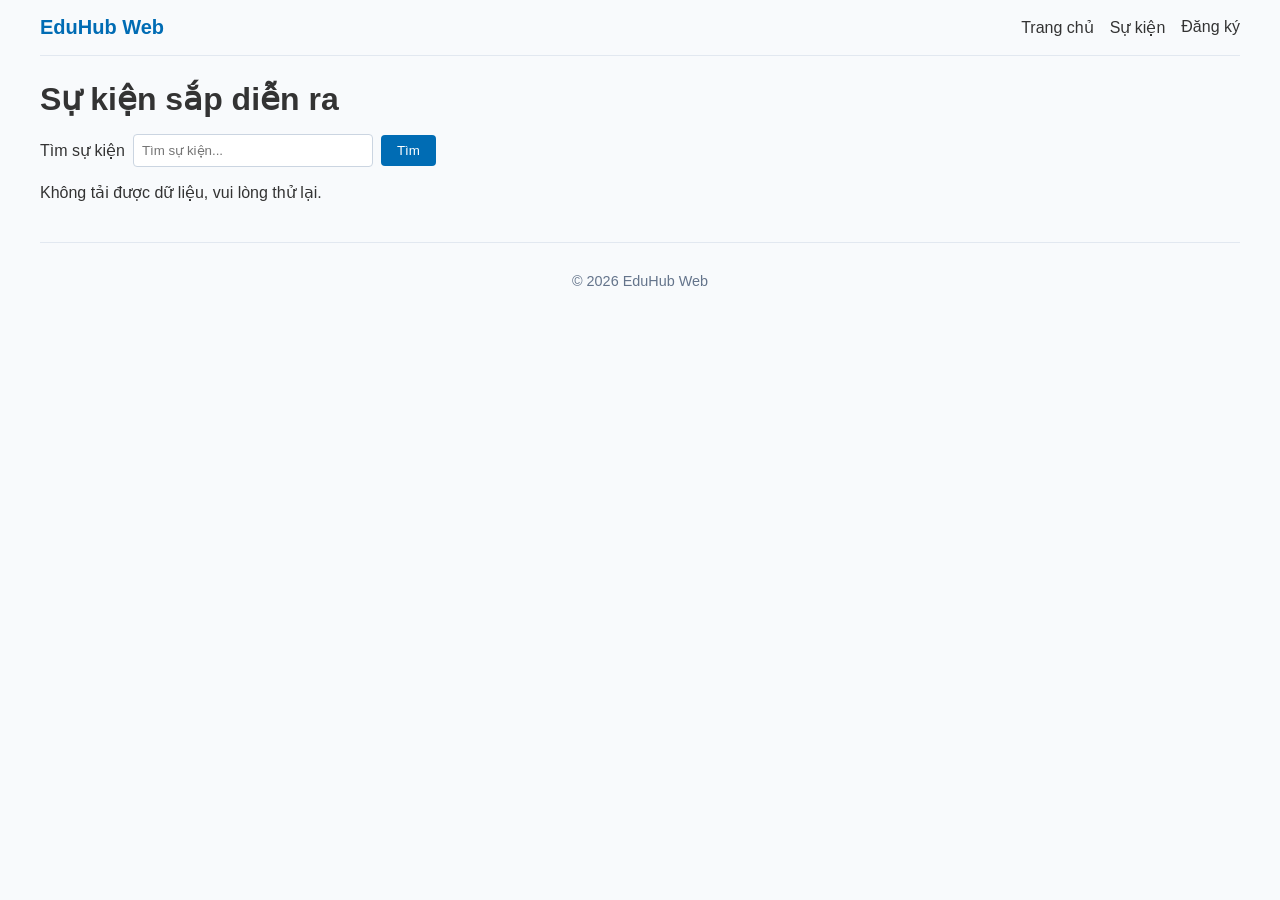
<file: site/index.html>
<!doctype html>
<html lang="vi">
  <head>
    <meta charset="UTF-8" />
    <meta name="viewport" content="width=device-width, initial-scale=1.0" />
    <title>Sự kiện sắp diễn ra · EduHub Web</title>
    <link rel="stylesheet" href="css/style.css" />
  </head>
  <body>
    <div class="container">
      <header>
        <a href="index.html" class="logo">EduHub Web</a>
        <nav>
          <ul>
            <li><a href="index.html">Trang chủ</a></li>
            <li><a href="index.html">Sự kiện</a></li>
            <li><a href="#">Đăng ký</a></li>
          </ul>
        </nav>
      </header>

      <main>
        <h1>Sự kiện sắp diễn ra</h1>

        <form id="search-form">
          <label for="keyword">Tìm sự kiện</label>
          <input
            type="search"
            id="keyword"
            name="keyword"
            placeholder="Tìm sự kiện..."
          />
          <button type="submit">Tìm</button>
        </form>

        <p id="status"></p>

        <div id="event-list">
          <!-- Card 1 -->
          <article class="card">
            <img
              src="img/event.svg"
              alt="Workshop Git & GitHub cho tân sinh viên"
            />
            <h3>
              <a
                href="event-detail.html?id=22222222-2222-4222-8222-000000000001"
                >Workshop Git & GitHub cho tân sinh viên</a
              >
            </h3>
            <p>
              <time datetime="2026-09-12T01:00:00.000Z">08:00 12/09/2026</time>
            </p>
            <p class="location">Phòng máy A3.201</p>
            <p class="seats">Còn 12/40 chỗ</p>
          </article>

          <article class="card">
            <img src="img/event.svg" alt="Hackathon EduHub 24 giờ" />
            <h3>
              <a
                href="event-detail.html?id=22222222-2222-4222-8222-000000000004"
                >Hackathon EduHub 24 giờ</a
              >
            </h3>
            <p>
              <time datetime="2026-12-19T01:00:00.000Z">08:00 19/12/2026</time>
            </p>
            <p class="location">Phòng máy A3.205</p>
            <p class="seats"><span class="badge">Hết chỗ</span></p>
          </article>
        </div>
      </main>

      <footer>
        <p>© 2026 EduHub Web</p>
      </footer>
    </div>

    <script src="js/app.js"></script>
  </body>
</html>
</file>
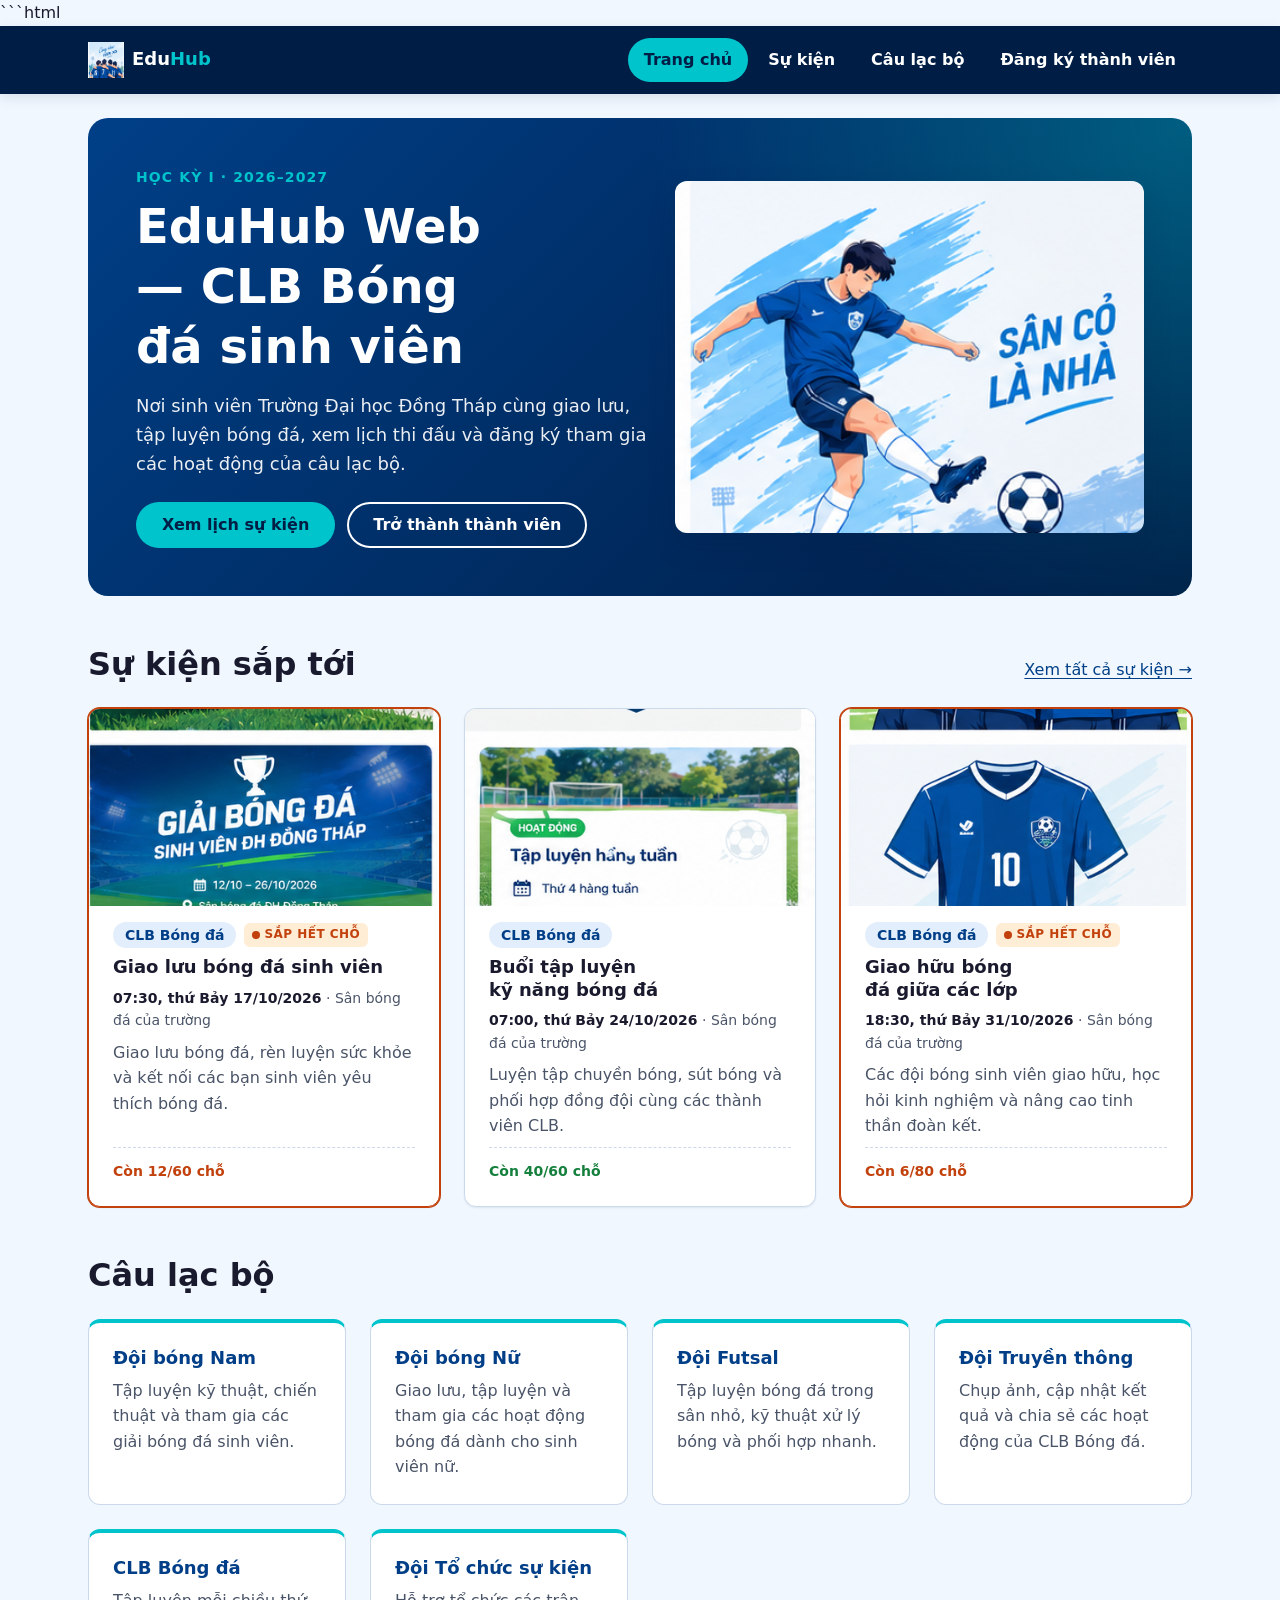
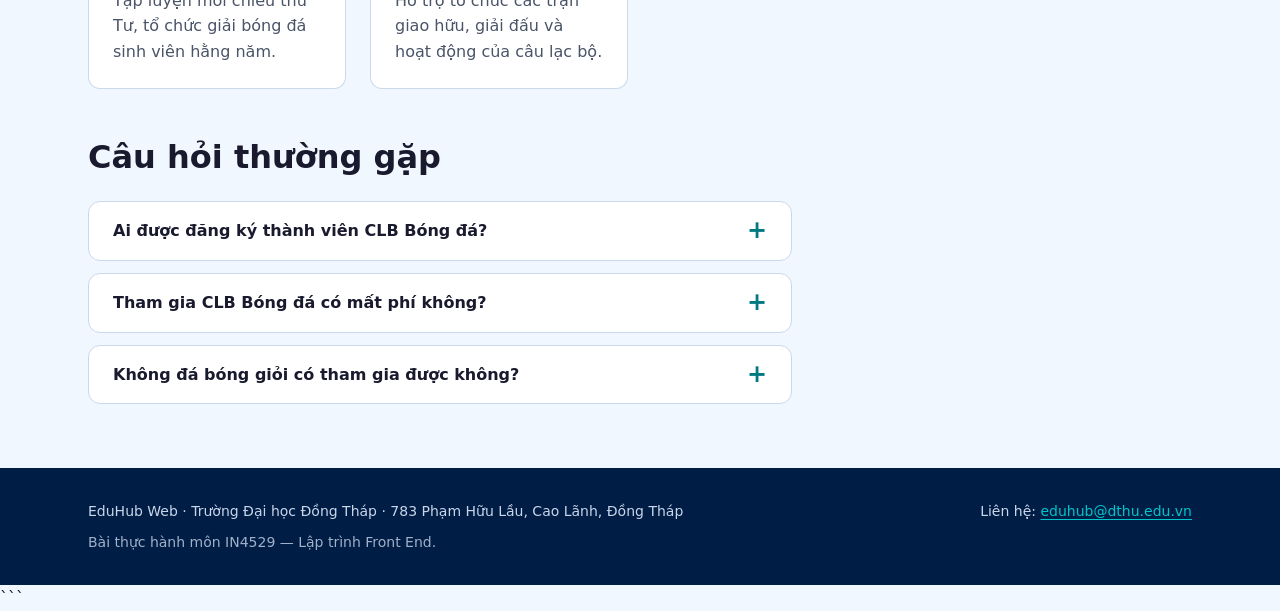
<file: solution/index.html>
```html
<!doctype html>
<html lang="vi">
  <head>
    <meta charset="utf-8" />
    <meta name="viewport" content="width=device-width, initial-scale=1" />
    <title>EduHub Web — CLB Bóng đá sinh viên ĐH Đồng Tháp</title>
    <meta
      name="description"
      content="Cổng thông tin CLB Bóng đá dành cho sinh viên Trường Đại học Đồng Tháp: xem lịch thi đấu, hoạt động và đăng ký thành viên."
    />
    <meta property="og:type" content="website" />
    <meta property="og:site_name" content="EduHub Web" />
    <meta
      property="og:title"
      content="EduHub Web — CLB Bóng đá sinh viên ĐH Đồng Tháp"
    />
    <meta
      property="og:description"
      content="Xem lịch thi đấu, hoạt động và đăng ký tham gia CLB Bóng đá sinh viên."
    />
    <meta
      property="og:url"
      content="https://ten-tai-khoan.github.io/eduhub-web/"
    />
    <meta
      property="og:image"
      content="https://ten-tai-khoan.github.io/eduhub-web/assets/og-image.png"
    />
    <meta property="og:locale" content="vi_VN" />
    <meta name="theme-color" content="#001D45" />
    <link rel="icon" href="assets/anh1.png" type="image/svg+xml" />
    <link rel="stylesheet" href="css/main.css" />
  </head>
  <body>
    <a class="skip-link" href="#noi-dung">Bỏ qua, đến nội dung chính</a>

    <header class="site-header">
      <div class="container site-header__inner">
        <a class="brand" href="index.html">
          <img
            class="brand__logo"
            src="assets/anh3.png"
            alt=""
            width="48"
            height="48"
          />
          <span class="brand__name">Edu<span>Hub</span></span>
        </a>
        <nav class="site-nav" aria-label="Điều hướng chính">
          <ul class="site-nav__list">
            <li>
              <a class="site-nav__link" href="index.html" aria-current="page"
                >Trang chủ</a
              >
            </li>
            <li><a class="site-nav__link" href="events.html">Sự kiện</a></li>
            <li>
              <a class="site-nav__link" href="index.html#cau-lac-bo"
                >Câu lạc bộ</a
              >
            </li>
            <li>
              <a class="site-nav__link" href="register.html"
                >Đăng ký thành viên</a
              >
            </li>
          </ul>
        </nav>
      </div>
    </header>

    <main id="noi-dung">
      <section class="container hero" aria-labelledby="tieu-de-chinh">
        <div>
          <p class="hero__eyebrow">Học kỳ I · 2026–2027</p>
          <h1 id="tieu-de-chinh">EduHub Web — CLB Bóng đá sinh viên</h1>
          <p class="hero__lead">
            Nơi sinh viên Trường Đại học Đồng Tháp cùng giao lưu, tập luyện bóng
            đá, xem lịch thi đấu và đăng ký tham gia các hoạt động của câu lạc
            bộ.
          </p>
          <p class="btn-row">
            <a class="btn btn--accent" href="events.html">Xem lịch sự kiện</a>
            <a class="btn btn--ghost" href="register.html"
              >Trở thành thành viên</a
            >
          </p>
        </div>
        <img
          class="hero__media"
          src="assets/anh4.png"
          alt="Minh hoạ hoạt động của CLB Bóng đá sinh viên"
          width="1200"
          height="500"
        />
      </section>

      <section class="container section" aria-labelledby="su-kien-sap-toi">
        <div class="section__head">
          <h2 id="su-kien-sap-toi">Sự kiện sắp tới</h2>
          <a href="events.html">Xem tất cả sự kiện →</a>
        </div>
        <div class="card-grid">
          <article class="card event-card">
            <img
              class="card__media"
              src="assets/anh5.png"
              alt="Biểu tượng CLB Bóng đá"
              width="640"
              height="360"
              loading="lazy"
            />
            <div class="card__body">
              <p class="card__meta">
                <span class="tag">CLB Bóng đá</span>
                <span class="badge badge--hot">Sắp hết chỗ</span>
              </p>
              <h3 class="card__title">
                <a href="event-detail.html">Giao lưu bóng đá sinh viên</a>
              </h3>
              <p class="event-card__info">
                <time datetime="2026-10-17T07:30+07:00"
                  >07:30, thứ Bảy 17/10/2026</time
                >
                · Sân bóng đá của trường
              </p>
              <p class="card__text">
                Giao lưu bóng đá, rèn luyện sức khỏe và kết nối các bạn sinh
                viên yêu thích bóng đá.
              </p>
              <p class="event-card__seats">Còn 12/60 chỗ</p>
            </div>
          </article>

          <article class="card event-card">
            <img
              class="card__media"
              src="assets/anh6.png"
              alt="Biểu tượng CLB Bóng đá"
              width="640"
              height="360"
              loading="lazy"
            />
            <div class="card__body">
              <p class="card__meta"><span class="tag">CLB Bóng đá</span></p>
              <h3 class="card__title">
                <a href="events.html">Buổi tập luyện kỹ năng bóng đá</a>
              </h3>
              <p class="event-card__info">
                <time datetime="2026-10-24T07:00+07:00"
                  >07:00, thứ Bảy 24/10/2026</time
                >
                · Sân bóng đá của trường
              </p>
              <p class="card__text">
                Luyện tập chuyền bóng, sút bóng và phối hợp đồng đội cùng các
                thành viên CLB.
              </p>
              <p class="event-card__seats">Còn 40/60 chỗ</p>
            </div>
          </article>

          <article class="card event-card">
            <img
              class="card__media"
              src="assets/anh7.png"
              alt="Biểu tượng CLB Bóng đá"
              width="640"
              height="360"
              loading="lazy"
            />
            <div class="card__body">
              <p class="card__meta">
                <span class="tag">CLB Bóng đá</span>
                <span class="badge badge--hot">Sắp hết chỗ</span>
              </p>
              <h3 class="card__title">
                <a href="events.html">Giao hữu bóng đá giữa các lớp</a>
              </h3>
              <p class="event-card__info">
                <time datetime="2026-10-31T18:30+07:00"
                  >18:30, thứ Bảy 31/10/2026</time
                >
                · Sân bóng đá của trường
              </p>
              <p class="card__text">
                Các đội bóng sinh viên giao hữu, học hỏi kinh nghiệm và nâng cao
                tinh thần đoàn kết.
              </p>
              <p class="event-card__seats">Còn 6/80 chỗ</p>
            </div>
          </article>
        </div>
      </section>

      <section
        id="cau-lac-bo"
        class="container section"
        aria-labelledby="tieu-de-clb"
      >
        <div class="section__head">
          <h2 id="tieu-de-clb">Câu lạc bộ</h2>
        </div>
        <ul class="card-grid">
          <li class="club-card">
            <h3>Đội bóng Nam</h3>
            <p>
              Tập luyện kỹ thuật, chiến thuật và tham gia các giải bóng đá sinh
              viên.
            </p>
          </li>
          <li class="club-card">
            <h3>Đội bóng Nữ</h3>
            <p>
              Giao lưu, tập luyện và tham gia các hoạt động bóng đá dành cho
              sinh viên nữ.
            </p>
          </li>
          <li class="club-card">
            <h3>Đội Futsal</h3>
            <p>
              Tập luyện bóng đá trong sân nhỏ, kỹ thuật xử lý bóng và phối hợp
              nhanh.
            </p>
          </li>
          <li class="club-card">
            <h3>Đội Truyền thông</h3>
            <p>
              Chụp ảnh, cập nhật kết quả và chia sẻ các hoạt động của CLB Bóng
              đá.
            </p>
          </li>
          <li class="club-card">
            <h3>CLB Bóng đá</h3>
            <p>
              Tập luyện mỗi chiều thứ Tư, tổ chức giải bóng đá sinh viên hằng
              năm.
            </p>
          </li>
          <li class="club-card">
            <h3>Đội Tổ chức sự kiện</h3>
            <p>
              Hỗ trợ tổ chức các trận giao hữu, giải đấu và hoạt động của câu
              lạc bộ.
            </p>
          </li>
        </ul>
      </section>

      <section class="container section" aria-labelledby="hoi-dap">
        <div class="section__head">
          <h2 id="hoi-dap">Câu hỏi thường gặp</h2>
        </div>
        <div class="faq">
          <details class="faq__item">
            <summary>Ai được đăng ký thành viên CLB Bóng đá?</summary>
            <p>
              Tất cả sinh viên đang học tại Trường Đại học Đồng Tháp có niềm đam
              mê với bóng đá đều có thể đăng ký.
            </p>
          </details>
          <details class="faq__item">
            <summary>Tham gia CLB Bóng đá có mất phí không?</summary>
            <p>
              Phần lớn các hoạt động giao lưu và tập luyện của câu lạc bộ đều
              miễn phí.
            </p>
          </details>
          <details class="faq__item">
            <summary>Không đá bóng giỏi có tham gia được không?</summary>
            <p>
              Có. Sinh viên yêu thích bóng đá đều có thể tham gia tập luyện,
              giao lưu và cải thiện kỹ năng.
            </p>
          </details>
        </div>
      </section>
    </main>

    <footer class="site-footer">
      <div class="container site-footer__inner">
        <p>
          EduHub Web · Trường Đại học Đồng Tháp · 783 Phạm Hữu Lầu, Cao Lãnh,
          Đồng Tháp
        </p>
        <p>
          Liên hệ: <a href="mailto:eduhub@dthu.edu.vn">eduhub@dthu.edu.vn</a>
        </p>
        <p><small>Bài thực hành môn IN4529 — Lập trình Front End.</small></p>
      </div>
    </footer>
  </body>
</html>
```
</file>
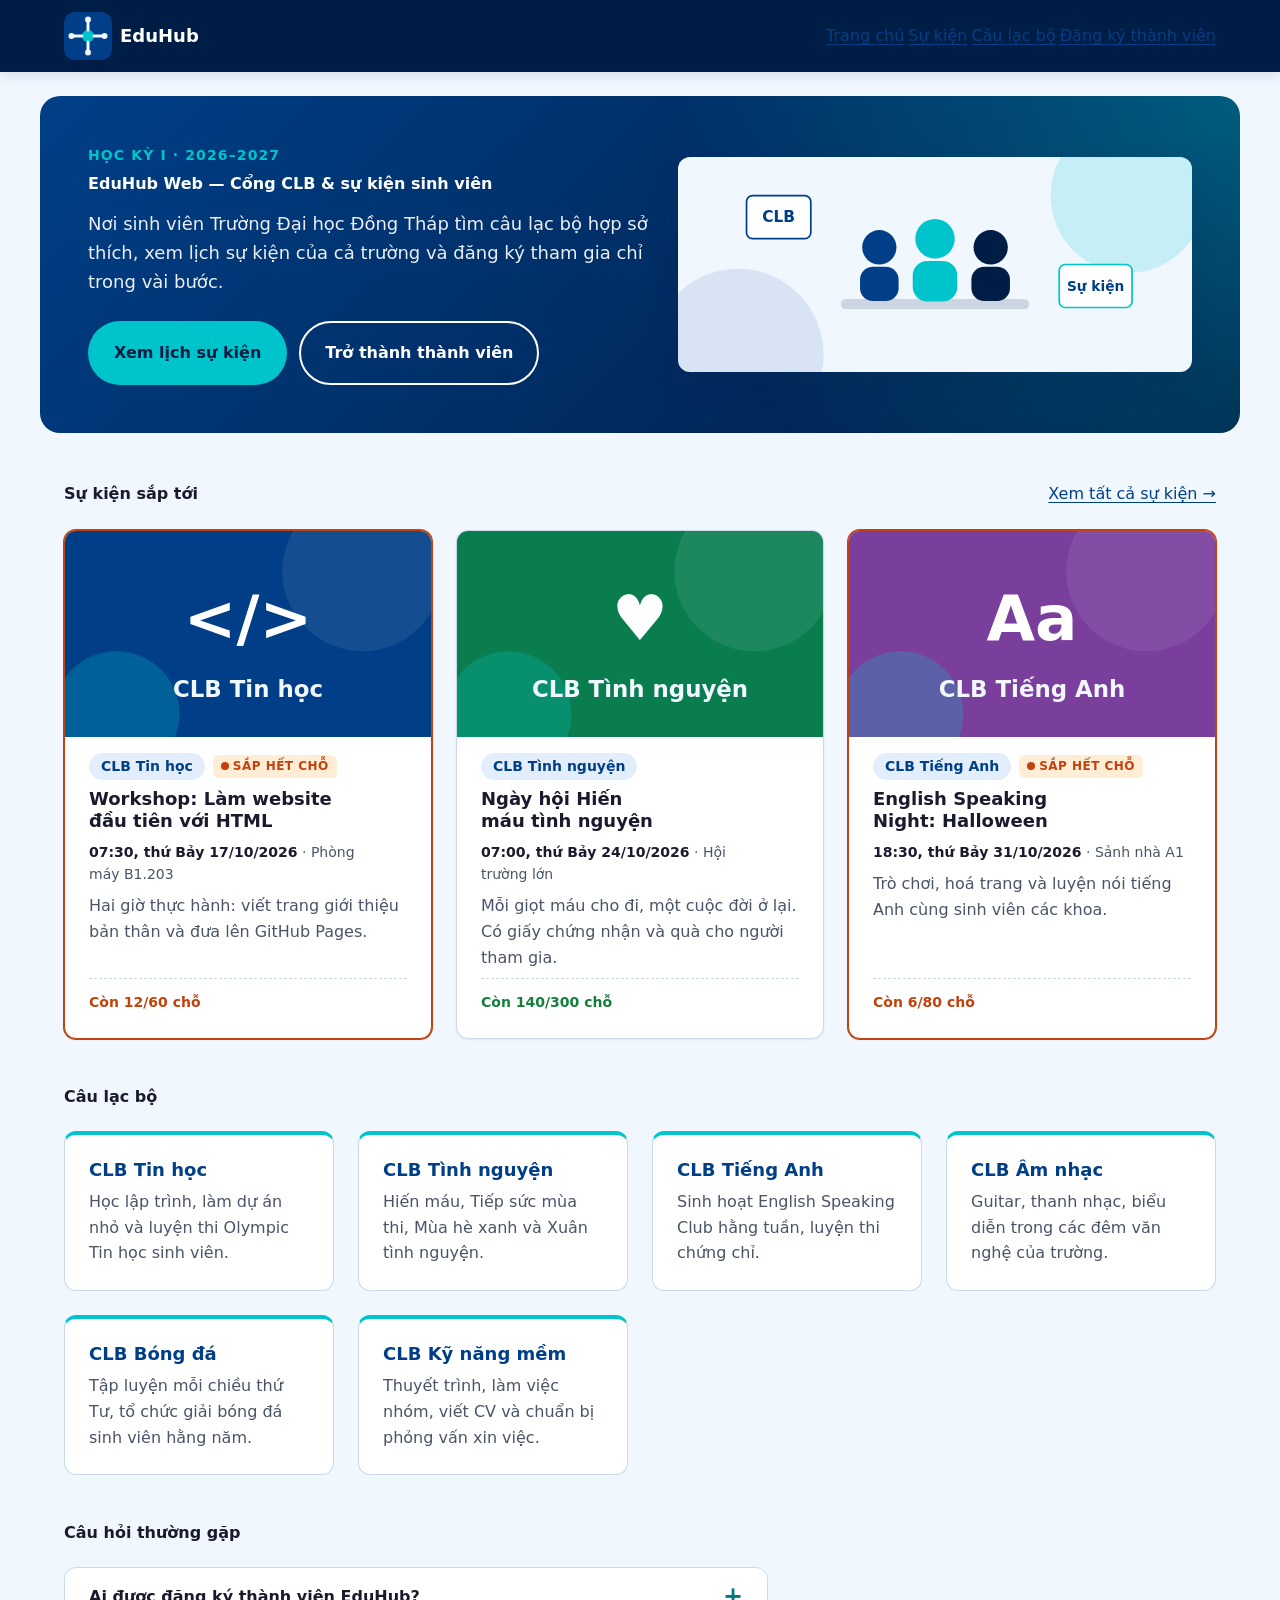
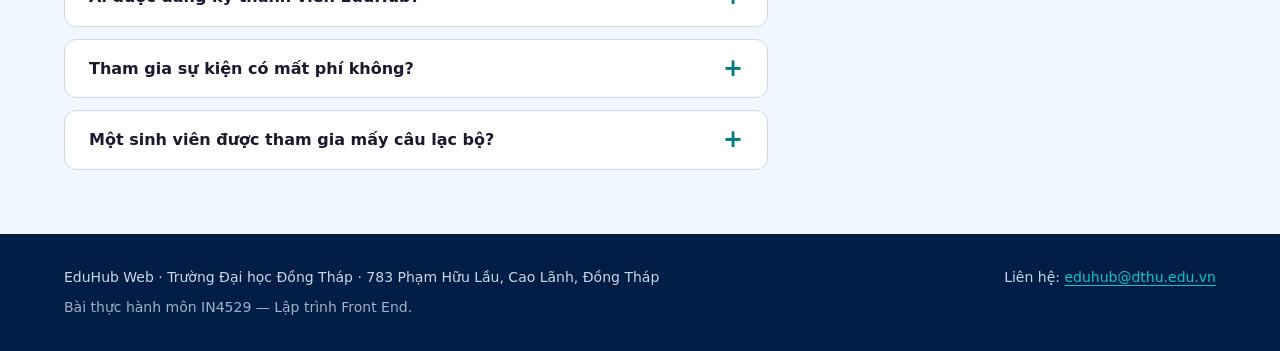
<file: starter/index.html>
<!DOCTYPE html>
<html lang="vi">
  <head>
    <meta charset="utf-8">
    <meta name="viewport" content="width=device-width, initial-scale=1">
    <title>EduHub Web — CLB &amp; sự kiện sinh viên ĐH Đồng Tháp</title>
    <meta name="description" content="Cổng thông tin câu lạc bộ và sự kiện dành cho sinh viên Trường Đại học Đồng Tháp: xem lịch sự kiện, tìm CLB phù hợp và đăng ký thành viên.">
    <!-- Open Graph: thay "ten-tai-khoan" bằng tên tài khoản GitHub sau khi bật GitHub Pages -->
    <meta property="og:type" content="website">
    <meta property="og:site_name" content="EduHub Web">
    <meta property="og:title" content="EduHub Web — CLB &amp; sự kiện sinh viên ĐH Đồng Tháp">
    <meta property="og:description" content="Xem lịch sự kiện, tìm câu lạc bộ phù hợp và đăng ký thành viên.">
    <meta property="og:url" content="https://ten-tai-khoan.github.io/eduhub-web/">
    <meta property="og:image" content="https://ten-tai-khoan.github.io/eduhub-web/assets/og-image.png">
    <meta property="og:locale" content="vi_VN">
    <meta name="theme-color" content="#001D45">
    <link rel="icon" href="assets/logo.svg" type="image/svg+xml">
    <!-- Ch02: một tệp CSS duy nhất, main.css tự @import các lớp còn lại -->
    <link rel="stylesheet" href="css/main.css">
  </head>
  <body>
    <a class="skip-link" href="#noi-dung">Bỏ qua, đến nội dung chính</a>

    <header class="site-header">
      <div class="container site-header__inner">
        <a class="brand" href="index.html">
          <img class="brand__logo" src="assets/logo.svg" alt="" width="48" height="48">
          <span class="brand__name">Edu<span>Hub</span></span>
        </a>
        <nav class="site-nav" aria-label="Điều hướng chính">
          <ul class="site-nav__list">
          <li><a class="site-nav__link" href="index.html" aria-current="page">Trang chủ</a></li>
          <li><a class="site-nav__link" href="events.html">Sự kiện</a></li>
          <li><a class="site-nav__link" href="index.html#cau-lac-bo">Câu lạc bộ</a></li>
          <li><a class="site-nav__link" href="register.html">Đăng ký thành viên</a></li>
          </ul>
        </nav>
      </div>
    </header>

    <main id="noi-dung">
      <section class="container hero" aria-labelledby="tieu-de-chinh">
        <div>
          <p class="hero__eyebrow">Học kỳ I · 2026–2027</p>
          <h1 id="tieu-de-chinh">EduHub Web — Cổng CLB &amp; sự kiện sinh viên</h1>
          <p class="hero__lead">
            Nơi sinh viên Trường Đại học Đồng Tháp tìm câu lạc bộ hợp sở thích,
            xem lịch sự kiện của cả trường và đăng ký tham gia chỉ trong vài bước.
          </p>
          <p class="btn-row">
            <a class="btn btn--accent" href="events.html">Xem lịch sự kiện</a>
            <a class="btn btn--ghost" href="register.html">Trở thành thành viên</a>
          </p>
        </div>
        <img class="hero__media" src="assets/hero.svg" alt="Minh hoạ ba sinh viên đứng cạnh bảng CLB và bảng Sự kiện" width="1200" height="500">
      </section>

      <section class="container section" aria-labelledby="su-kien-sap-toi">
        <div class="section__head">
          <h2 id="su-kien-sap-toi">Sự kiện sắp tới</h2>
          <a href="events.html">Xem tất cả sự kiện →</a>
        </div>
        <div class="card-grid">
        <article class="card event-card">
          <img class="card__media" src="assets/club-tin-hoc.svg" alt="Biểu tượng CLB Tin học" width="640" height="360" loading="lazy">
          <div class="card__body">
            <p class="card__meta"><span class="tag">CLB Tin học</span> <span class="badge badge--hot">Sắp hết chỗ</span></p>
            <h3 class="card__title"><a href="event-detail.html">Workshop: Làm website đầu tiên với HTML</a></h3>
            <p class="event-card__info"><time datetime="2026-10-17T07:30+07:00">07:30, thứ Bảy 17/10/2026</time> · Phòng máy B1.203</p>
            <p class="card__text">Hai giờ thực hành: viết trang giới thiệu bản thân và đưa lên GitHub Pages.</p>
            <p class="event-card__seats">Còn 12/60 chỗ</p>
          </div>
        </article>

        <article class="card event-card">
          <img class="card__media" src="assets/club-tinh-nguyen.svg" alt="Biểu tượng CLB Tình nguyện" width="640" height="360" loading="lazy">
          <div class="card__body">
            <p class="card__meta"><span class="tag">CLB Tình nguyện</span></p>
            <h3 class="card__title"><a href="events.html">Ngày hội Hiến máu tình nguyện</a></h3>
            <p class="event-card__info"><time datetime="2026-10-24T07:00+07:00">07:00, thứ Bảy 24/10/2026</time> · Hội trường lớn</p>
            <p class="card__text">Mỗi giọt máu cho đi, một cuộc đời ở lại. Có giấy chứng nhận và quà cho người tham gia.</p>
            <p class="event-card__seats">Còn 140/300 chỗ</p>
          </div>
        </article>

        <article class="card event-card">
          <img class="card__media" src="assets/club-tieng-anh.svg" alt="Biểu tượng CLB Tiếng Anh" width="640" height="360" loading="lazy">
          <div class="card__body">
            <p class="card__meta"><span class="tag">CLB Tiếng Anh</span> <span class="badge badge--hot">Sắp hết chỗ</span></p>
            <h3 class="card__title"><a href="events.html">English Speaking Night: Halloween</a></h3>
            <p class="event-card__info"><time datetime="2026-10-31T18:30+07:00">18:30, thứ Bảy 31/10/2026</time> · Sảnh nhà A1</p>
            <p class="card__text">Trò chơi, hoá trang và luyện nói tiếng Anh cùng sinh viên các khoa.</p>
            <p class="event-card__seats">Còn 6/80 chỗ</p>
          </div>
        </article>
        </div>
      </section>

      <section id="cau-lac-bo" class="container section" aria-labelledby="tieu-de-clb">
        <div class="section__head">
          <h2 id="tieu-de-clb">Câu lạc bộ</h2>
        </div>
        <ul class="card-grid">
          <li class="club-card">
            <h3>CLB Tin học</h3>
            <p>Học lập trình, làm dự án nhỏ và luyện thi Olympic Tin học sinh viên.</p>
          </li>
          <li class="club-card">
            <h3>CLB Tình nguyện</h3>
            <p>Hiến máu, Tiếp sức mùa thi, Mùa hè xanh và Xuân tình nguyện.</p>
          </li>
          <li class="club-card">
            <h3>CLB Tiếng Anh</h3>
            <p>Sinh hoạt English Speaking Club hằng tuần, luyện thi chứng chỉ.</p>
          </li>
          <li class="club-card">
            <h3>CLB Âm nhạc</h3>
            <p>Guitar, thanh nhạc, biểu diễn trong các đêm văn nghệ của trường.</p>
          </li>
          <li class="club-card">
            <h3>CLB Bóng đá</h3>
            <p>Tập luyện mỗi chiều thứ Tư, tổ chức giải bóng đá sinh viên hằng năm.</p>
          </li>
          <li class="club-card">
            <h3>CLB Kỹ năng mềm</h3>
            <p>Thuyết trình, làm việc nhóm, viết CV và chuẩn bị phỏng vấn xin việc.</p>
          </li>
        </ul>
      </section>

      <section class="container section" aria-labelledby="hoi-dap">
        <div class="section__head">
          <h2 id="hoi-dap">Câu hỏi thường gặp</h2>
        </div>
        <div class="faq">
          <details class="faq__item">
            <summary>Ai được đăng ký thành viên EduHub?</summary>
            <p>Tất cả sinh viên đang học tại Trường Đại học Đồng Tháp, chỉ cần mã số sinh viên và email.</p>
          </details>
          <details class="faq__item">
            <summary>Tham gia sự kiện có mất phí không?</summary>
            <p>Phần lớn sự kiện miễn phí. Sự kiện có phí sẽ ghi rõ ở trang chi tiết.</p>
          </details>
          <details class="faq__item">
            <summary>Một sinh viên được tham gia mấy câu lạc bộ?</summary>
            <p>Không giới hạn, nhưng nên chọn tối đa hai CLB để có thời gian sinh hoạt đều đặn.</p>
          </details>
        </div>
      </section>
    </main>

    <footer class="site-footer">
      <div class="container site-footer__inner">
        <p>EduHub Web · Trường Đại học Đồng Tháp · 783 Phạm Hữu Lầu, Cao Lãnh, Đồng Tháp</p>
        <p>Liên hệ: <a href="mailto:eduhub@dthu.edu.vn">eduhub@dthu.edu.vn</a></p>
        <p><small>Bài thực hành môn IN4529 — Lập trình Front End.</small></p>
      </div>
    </footer>
  </body>
</html>
</file>
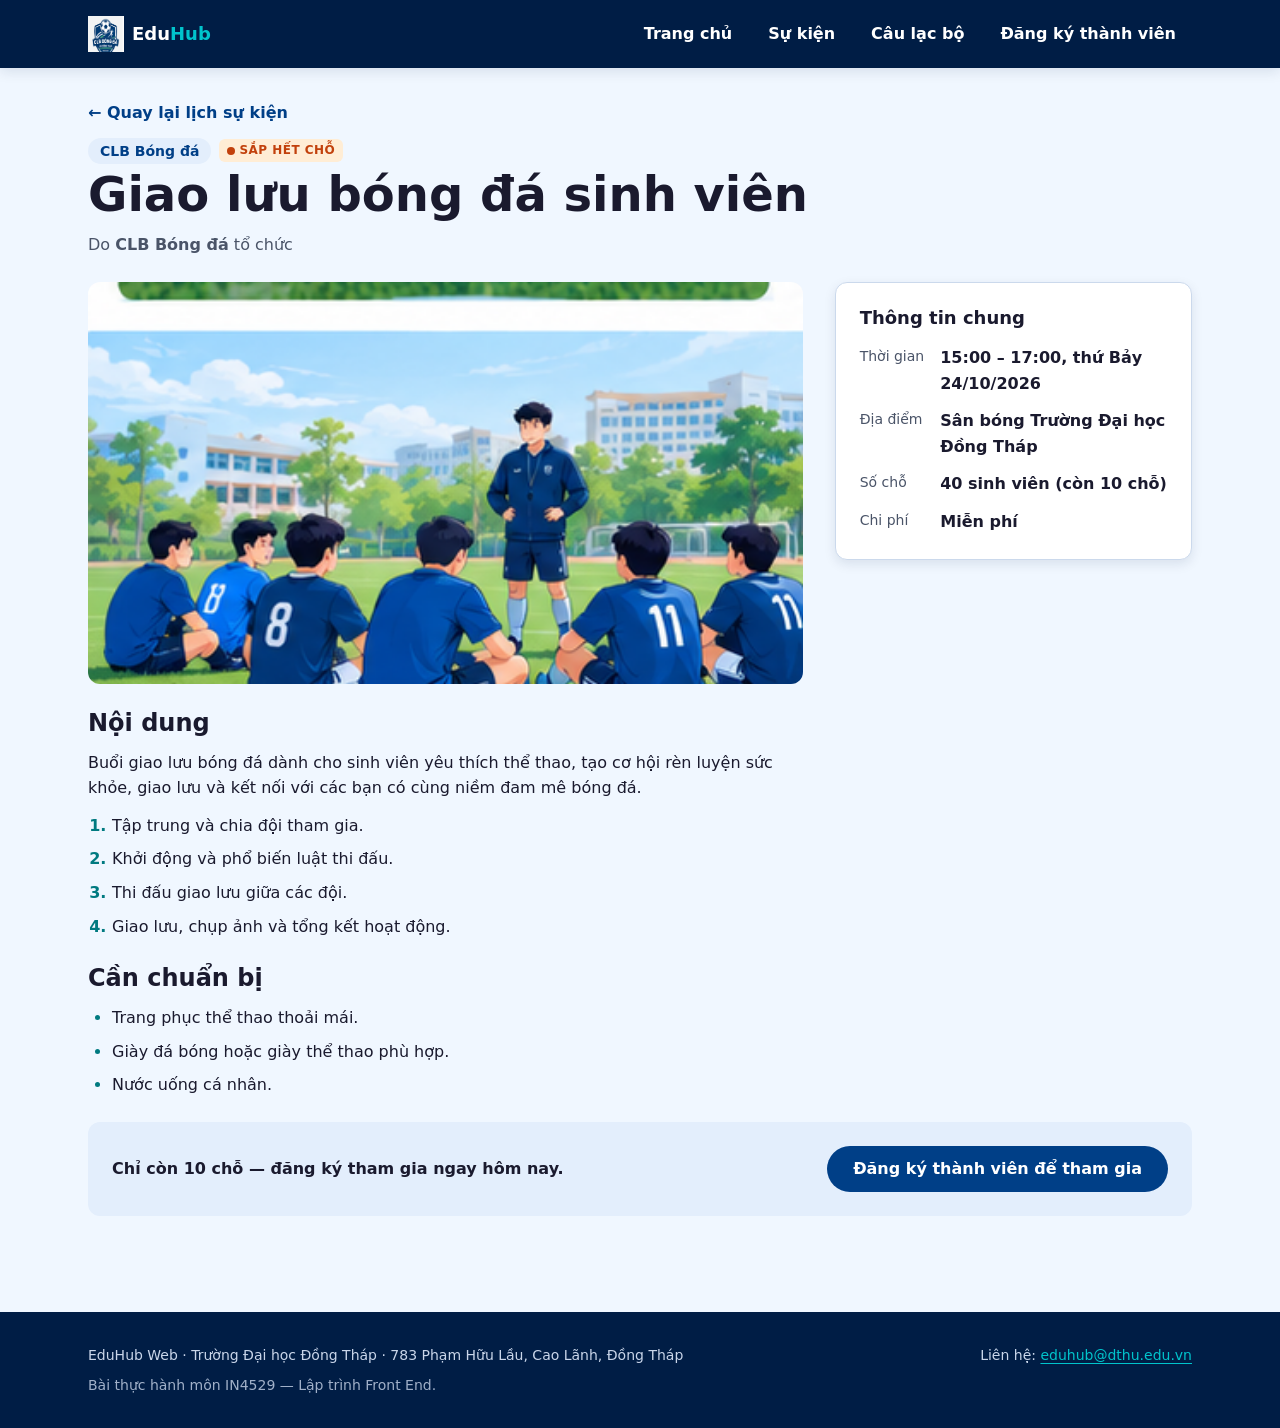
<file: solution/event-detail.html>
<!doctype html>
<html lang="vi">
  <head>
    <meta charset="utf-8" />
    <meta name="viewport" content="width=device-width, initial-scale=1" />
    <title>Giao lưu bóng đá sinh viên · EduHub Web</title>
    <meta
      name="description"
      content="Buổi giao lưu bóng đá dành cho sinh viên do CLB Bóng đá tổ chức. Thứ Bảy 24/10/2026, sân bóng Trường Đại học Đồng Tháp."
    />
    <!-- Open Graph: thay "ten-tai-khoan" bằng tên tài khoản GitHub sau khi bật GitHub Pages -->
    <meta property="og:type" content="website" />
    <meta property="og:site_name" content="EduHub Web" />
    <meta
      property="og:title"
      content="Giao lưu bóng đá sinh viên · EduHub Web"
    />
    <meta
      property="og:description"
      content="Buổi giao lưu bóng đá dành cho sinh viên do CLB Bóng đá tổ chức. Thứ Bảy 24/10/2026, sân bóng Trường Đại học Đồng Tháp."
    />
    <meta
      property="og:url"
      content="https://ten-tai-khoan.github.io/eduhub-web/event-detail.html"
    />
    <meta
      property="og:image"
      content="https://ten-tai-khoan.github.io/eduhub-web/assets/bong-da/bong-da.jpg"
    />
    <meta property="og:image" content="vi_VN" />
    <meta name="theme-color" content="#001D45" />
    <link rel="icon" href="assets/anh1.png" type="image/svg+xml" />
    <link rel="stylesheet" href="css/main.css" />
  </head>

  <body>
    <a class="skip-link" href="#noi-dung">Bỏ qua, đến nội dung chính</a>

    <header class="site-header">
      <div class="container site-header__inner">
        <a class="brand" href="index.html">
          <img
            class="brand__logo"
            src="assets/anh1.png"
            alt=""
            width="48"
            height="48"
          />
          <span class="brand__name">Edu<span>Hub</span></span>
        </a>

        <nav class="site-nav" aria-label="Điều hướng chính">
          <ul class="site-nav__list">
            <li><a class="site-nav__link" href="index.html">Trang chủ</a></li>
            <li><a class="site-nav__link" href="events.html">Sự kiện</a></li>
            <li>
              <a class="site-nav__link" href="index.html#cau-lac-bo"
                >Câu lạc bộ</a
              >
            </li>
            <li>
              <a class="site-nav__link" href="register.html"
                >Đăng ký thành viên</a
              >
            </li>
          </ul>
        </nav>
      </div>
    </header>

    <main id="noi-dung" class="container page">
      <article class="detail">
        <header class="detail__head">
          <a class="back-link" href="events.html">← Quay lại lịch sự kiện</a>

          <p class="card__meta">
            <span class="tag">CLB Bóng đá</span>
            <span class="badge badge--hot">Sắp hết chỗ</span>
          </p>

          <h1>Giao lưu bóng đá sinh viên</h1>

          <p class="detail__organizer">
            Do <strong>CLB Bóng đá</strong> tổ chức
          </p>
        </header>

        <img
          class="detail__media"
          src="assets/anh0.png"
          alt="Hình ảnh CLB Bóng đá sinh viên"
          width="640"
          height="360"
        />

        <section class="detail__info info-card" aria-labelledby="thong-tin">
          <h2 id="thong-tin">Thông tin chung</h2>

          <dl>
            <dt>Thời gian</dt>
            <dd>
              <time datetime="2026-10-24T15:00+07:00">
                15:00 – 17:00, thứ Bảy 24/10/2026
              </time>
            </dd>

            <dt>Địa điểm</dt>
            <dd>Sân bóng Trường Đại học Đồng Tháp</dd>

            <dt>Số chỗ</dt>
            <dd>40 sinh viên (còn 10 chỗ)</dd>

            <dt>Chi phí</dt>
            <dd>Miễn phí</dd>
          </dl>
        </section>

        <section
          class="detail__content prose"
          aria-labelledby="noi-dung-bong-da"
        >
          <h2 id="noi-dung-bong-da">Nội dung</h2>

          <p>
            Buổi giao lưu bóng đá dành cho sinh viên yêu thích thể thao, tạo cơ
            hội rèn luyện sức khỏe, giao lưu và kết nối với các bạn có cùng niềm
            đam mê bóng đá.
          </p>

          <ol>
            <li>Tập trung và chia đội tham gia.</li>
            <li>Khởi động và phổ biến luật thi đấu.</li>
            <li>Thi đấu giao lưu giữa các đội.</li>
            <li>Giao lưu, chụp ảnh và tổng kết hoạt động.</li>
          </ol>
        </section>

        <section class="detail__prep prose" aria-labelledby="chuan-bi">
          <h2 id="chuan-bi">Cần chuẩn bị</h2>

          <ul>
            <li>Trang phục thể thao thoải mái.</li>
            <li>Giày đá bóng hoặc giày thể thao phù hợp.</li>
            <li>Nước uống cá nhân.</li>
          </ul>
        </section>

        <footer class="detail__foot cta">
          <p>Chỉ còn 10 chỗ — đăng ký tham gia ngay hôm nay.</p>

          <a class="btn btn--primary" href="register.html">
            Đăng ký thành viên để tham gia
          </a>
        </footer>
      </article>
    </main>

    <footer class="site-footer">
      <div class="container site-footer__inner">
        <p>
          EduHub Web · Trường Đại học Đồng Tháp · 783 Phạm Hữu Lầu, Cao Lãnh,
          Đồng Tháp
        </p>

        <p>
          Liên hệ:
          <a href="mailto:eduhub@dthu.edu.vn">eduhub@dthu.edu.vn</a>
        </p>

        <p>
          <small>Bài thực hành môn IN4529 — Lập trình Front End.</small>
        </p>
      </div>
    </footer>
  </body>
</html>
</file>
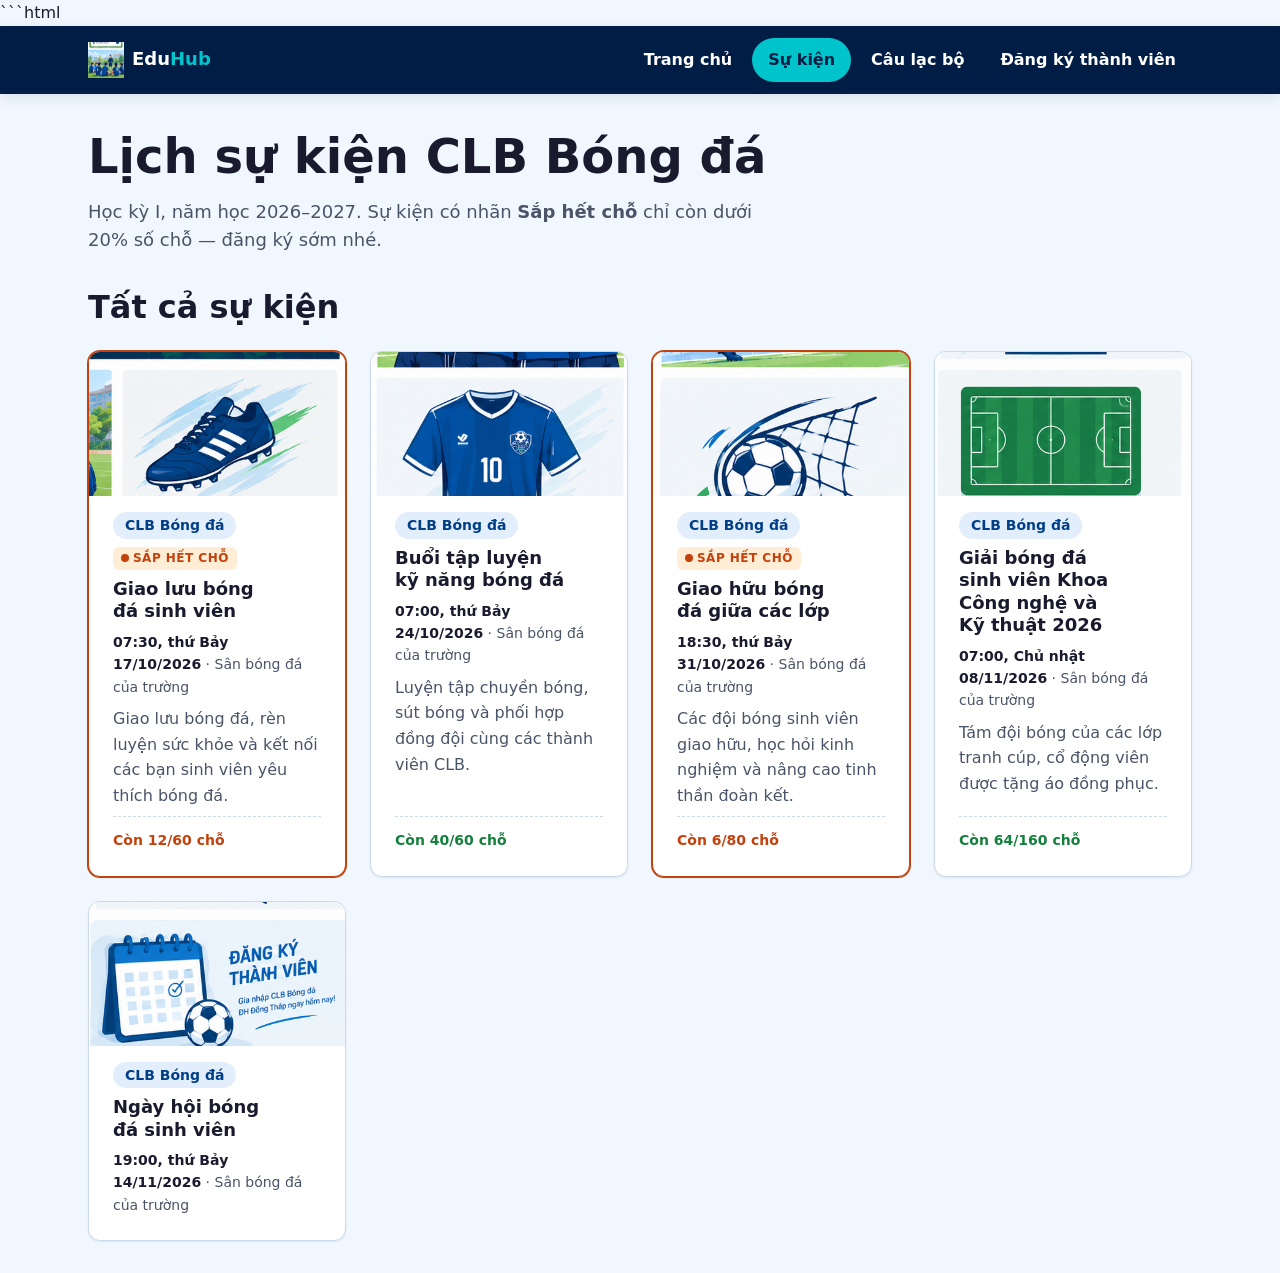
<file: solution/events.html>
```html
<!DOCTYPE html>
<html lang="vi">
  <head>
    <meta charset="utf-8">
    <meta name="viewport" content="width=device-width, initial-scale=1">
    <title>Lịch sự kiện · EduHub Web</title>
    <meta name="description" content="Lịch các sự kiện sắp tới của CLB Bóng đá Trường Đại học Đồng Tháp, học kỳ I năm học 2026–2027.">
    <meta property="og:type" content="website">
    <meta property="og:site_name" content="EduHub Web">
    <meta property="og:title" content="Lịch sự kiện · EduHub Web">
    <meta property="og:description" content="Lịch các sự kiện sắp tới của CLB Bóng đá Trường Đại học Đồng Tháp, học kỳ I năm học 2026–2027.">
    <meta property="og:url" content="https://ten-tai-khoan.github.io/eduhub-web/events.html">
    <meta property="og:image" content="https://ten-tai-khoan.github.io/eduhub-web/assets/og-image.png">
    <meta property="og:locale" content="vi_VN">
    <meta name="theme-color" content="#001D45">
    <link rel="icon" href="assets/logo.svg" type="image/svg+xml">
    <link rel="stylesheet" href="css/main.css">
  </head>
  <body>
    <a class="skip-link" href="#noi-dung">Bỏ qua, đến nội dung chính</a>

    <header class="site-header">
      <div class="container site-header__inner">
        <a class="brand" href="index.html">
          <img class="brand__logo" src="assets/anh0.png" alt="" width="48" height="48">
          <span class="brand__name">Edu<span>Hub</span></span>
        </a>
        <nav class="site-nav" aria-label="Điều hướng chính">
          <ul class="site-nav__list">
          <li><a class="site-nav__link" href="index.html">Trang chủ</a></li>
          <li><a class="site-nav__link" href="events.html" aria-current="page">Sự kiện</a></li>
          <li><a class="site-nav__link" href="index.html#cau-lac-bo">Câu lạc bộ</a></li>
          <li><a class="site-nav__link" href="register.html">Đăng ký thành viên</a></li>
          </ul>
        </nav>
      </div>
    </header>

    <main id="noi-dung" class="container page">
      <h1>Lịch sự kiện CLB Bóng đá</h1>
      <p class="page__intro">Học kỳ I, năm học 2026–2027. Sự kiện có nhãn <strong>Sắp hết chỗ</strong> chỉ còn dưới 20% số chỗ — đăng ký sớm nhé.</p>

      <section aria-labelledby="danh-sach">
        <h2 id="danh-sach" class="section__head">Tất cả sự kiện</h2>
        <!-- Ch03 sẽ thay các card tĩnh này bằng dữ liệu từ GET /api/events -->
        <div class="card-grid">

        <article class="card event-card">
          <img class="card__media" src="assets/anh9.png" alt="Biểu tượng CLB Bóng đá" width="640" height="360" loading="lazy">
          <div class="card__body">
            <p class="card__meta"><span class="tag">CLB Bóng đá</span> <span class="badge badge--hot">Sắp hết chỗ</span></p>
            <h3 class="card__title"><a href="event-detail.html">Giao lưu bóng đá sinh viên</a></h3>
            <p class="event-card__info"><time datetime="2026-10-17T07:30+07:00">07:30, thứ Bảy 17/10/2026</time> · Sân bóng đá của trường</p>
            <p class="card__text">Giao lưu bóng đá, rèn luyện sức khỏe và kết nối các bạn sinh viên yêu thích bóng đá.</p>
            <p class="event-card__seats">Còn 12/60 chỗ</p>
          </div>
        </article>

        <article class="card event-card">
          <img class="card__media" src="assets/anh7.png" alt="Biểu tượng CLB Bóng đá" width="640" height="360" loading="lazy">
          <div class="card__body">
            <p class="card__meta"><span class="tag">CLB Bóng đá</span></p>
            <h3 class="card__title"><a href="events.html">Buổi tập luyện kỹ năng bóng đá</a></h3>
            <p class="event-card__info"><time datetime="2026-10-24T07:00+07:00">07:00, thứ Bảy 24/10/2026</time> · Sân bóng đá của trường</p>
            <p class="card__text">Luyện tập chuyền bóng, sút bóng và phối hợp đồng đội cùng các thành viên CLB.</p>
            <p class="event-card__seats">Còn 40/60 chỗ</p>
          </div>
        </article>

        <article class="card event-card">
          <img class="card__media" src="assets/anh8.png" alt="Biểu tượng CLB Bóng đá" width="640" height="360" loading="lazy">
          <div class="card__body">
            <p class="card__meta"><span class="tag">CLB Bóng đá</span> <span class="badge badge--hot">Sắp hết chỗ</span></p>
            <h3 class="card__title"><a href="events.html">Giao hữu bóng đá giữa các lớp</a></h3>
            <p class="event-card__info"><time datetime="2026-10-31T18:30+07:00">18:30, thứ Bảy 31/10/2026</time> · Sân bóng đá của trường</p>
            <p class="card__text">Các đội bóng sinh viên giao hữu, học hỏi kinh nghiệm và nâng cao tinh thần đoàn kết.</p>
            <p class="event-card__seats">Còn 6/80 chỗ</p>
          </div>
        </article>

        <article class="card event-card">
          <img class="card__media" src="assets/anh10.png" alt="Biểu tượng CLB Bóng đá" width="640" height="360" loading="lazy">
          <div class="card__body">
            <p class="card__meta"><span class="tag">CLB Bóng đá</span></p>
            <h3 class="card__title"><a href="events.html">Giải bóng đá sinh viên Khoa Công nghệ và Kỹ thuật 2026</a></h3>
            <p class="event-card__info"><time datetime="2026-11-08T07:00+07:00">07:00, Chủ nhật 08/11/2026</time> · Sân bóng đá của trường</p>
            <p class="card__text">Tám đội bóng của các lớp tranh cúp, cổ động viên được tặng áo đồng phục.</p>
            <p class="event-card__seats">Còn 64/160 chỗ</p>
          </div>
        </article>

        <article class="card event-card">
          <img class="card__media" src="assets/anh11.png" alt="Biểu tượng CLB Bóng đá" width="640" height="360" loading="lazy">
          <div class="card__body">
            <p class="card__meta"><span class="tag">CLB Bóng đá</span></p>
            <h3 class="card__title"><a href="events.html">Ngày hội bóng đá sinh viên</a></h3>
            <p class="event-card__info"><time datetime="2026-11-14T19:00+07:00">19:00, thứ Bảy 14/11/2026</time> · Sân bóng đá của trường</p>
            <p class="card
</file>
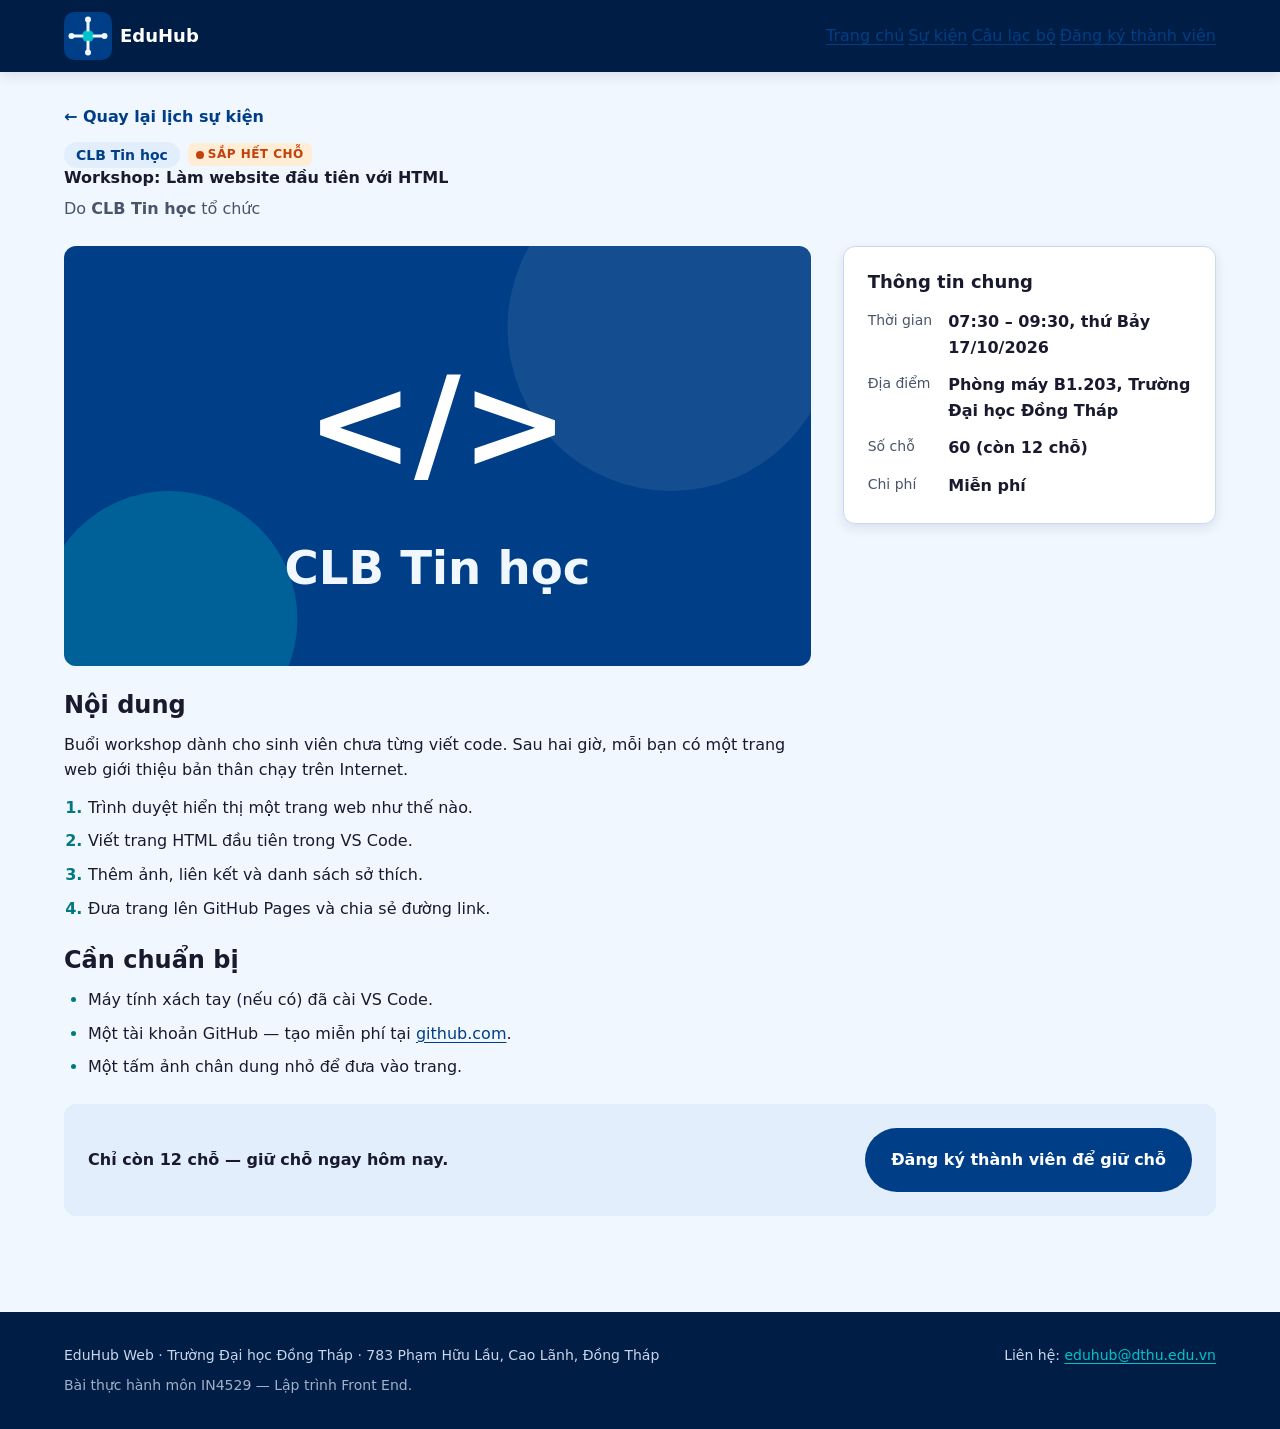
<file: starter/event-detail.html>
<!DOCTYPE html>
<html lang="vi">
  <head>
    <meta charset="utf-8">
    <meta name="viewport" content="width=device-width, initial-scale=1">
    <title>Workshop: Làm website đầu tiên với HTML · EduHub Web</title>
    <meta name="description" content="Workshop 2 giờ của CLB Tin học: viết trang web giới thiệu bản thân bằng HTML và đưa lên GitHub Pages. Thứ Bảy 17/10/2026, phòng máy B1.203.">
    <!-- Open Graph: thay "ten-tai-khoan" bằng tên tài khoản GitHub sau khi bật GitHub Pages -->
    <meta property="og:type" content="website">
    <meta property="og:site_name" content="EduHub Web">
    <meta property="og:title" content="Workshop: Làm website đầu tiên với HTML · EduHub Web">
    <meta property="og:description" content="Workshop 2 giờ của CLB Tin học: viết trang web giới thiệu bản thân bằng HTML và đưa lên GitHub Pages. Thứ Bảy 17/10/2026, phòng máy B1.203.">
    <meta property="og:url" content="https://ten-tai-khoan.github.io/eduhub-web/event-detail.html">
    <meta property="og:image" content="https://ten-tai-khoan.github.io/eduhub-web/assets/og-image.png">
    <meta property="og:locale" content="vi_VN">
    <meta name="theme-color" content="#001D45">
    <link rel="icon" href="assets/logo.svg" type="image/svg+xml">
    <!-- Ch02: một tệp CSS duy nhất, main.css tự @import các lớp còn lại -->
    <link rel="stylesheet" href="css/main.css">
  </head>
  <body>
    <a class="skip-link" href="#noi-dung">Bỏ qua, đến nội dung chính</a>

    <header class="site-header">
      <div class="container site-header__inner">
        <a class="brand" href="index.html">
          <img class="brand__logo" src="assets/logo.svg" alt="" width="48" height="48">
          <span class="brand__name">Edu<span>Hub</span></span>
        </a>
        <nav class="site-nav" aria-label="Điều hướng chính">
          <ul class="site-nav__list">
          <li><a class="site-nav__link" href="index.html">Trang chủ</a></li>
          <li><a class="site-nav__link" href="events.html">Sự kiện</a></li>
          <li><a class="site-nav__link" href="index.html#cau-lac-bo">Câu lạc bộ</a></li>
          <li><a class="site-nav__link" href="register.html">Đăng ký thành viên</a></li>
          </ul>
        </nav>
      </div>
    </header>

    <main id="noi-dung" class="container page">
      <article class="detail">
        <header class="detail__head">
          <a class="back-link" href="events.html">← Quay lại lịch sự kiện</a>
          <p class="card__meta"><span class="tag">CLB Tin học</span> <span class="badge badge--hot">Sắp hết chỗ</span></p>
          <h1>Workshop: Làm website đầu tiên với HTML</h1>
          <p class="detail__organizer">Do <strong>CLB Tin học</strong> tổ chức</p>
        </header>

        <img class="detail__media" src="assets/club-tin-hoc.svg" alt="Biểu tượng CLB Tin học: dấu thẻ HTML trên nền xanh" width="640" height="360">

        <section class="detail__info info-card" aria-labelledby="thong-tin">
          <h2 id="thong-tin">Thông tin chung</h2>
          <dl>
            <dt>Thời gian</dt>
            <dd><time datetime="2026-10-17T07:30+07:00">07:30 – 09:30, thứ Bảy 17/10/2026</time></dd>
            <dt>Địa điểm</dt>
            <dd>Phòng máy B1.203, Trường Đại học Đồng Tháp</dd>
            <dt>Số chỗ</dt>
            <dd>60 (còn 12 chỗ)</dd>
            <dt>Chi phí</dt>
            <dd>Miễn phí</dd>
          </dl>
        </section>

        <section class="detail__content prose" aria-labelledby="noi-dung-workshop">
          <h2 id="noi-dung-workshop">Nội dung</h2>
          <p>
            Buổi workshop dành cho sinh viên chưa từng viết code. Sau hai giờ, mỗi bạn có
            một trang web giới thiệu bản thân chạy trên Internet.
          </p>
          <ol>
            <li>Trình duyệt hiển thị một trang web như thế nào.</li>
            <li>Viết trang HTML đầu tiên trong VS Code.</li>
            <li>Thêm ảnh, liên kết và danh sách sở thích.</li>
            <li>Đưa trang lên GitHub Pages và chia sẻ đường link.</li>
          </ol>
        </section>

        <section class="detail__prep prose" aria-labelledby="chuan-bi">
          <h2 id="chuan-bi">Cần chuẩn bị</h2>
          <ul>
            <li>Máy tính xách tay (nếu có) đã cài VS Code.</li>
            <li>Một tài khoản GitHub — tạo miễn phí tại <a href="https://github.com/signup">github.com</a>.</li>
            <li>Một tấm ảnh chân dung nhỏ để đưa vào trang.</li>
          </ul>
        </section>

        <footer class="detail__foot cta">
          <p>Chỉ còn 12 chỗ — giữ chỗ ngay hôm nay.</p>
          <a class="btn btn--primary" href="register.html">Đăng ký thành viên để giữ chỗ</a>
        </footer>
      </article>
    </main>

    <footer class="site-footer">
      <div class="container site-footer__inner">
        <p>EduHub Web · Trường Đại học Đồng Tháp · 783 Phạm Hữu Lầu, Cao Lãnh, Đồng Tháp</p>
        <p>Liên hệ: <a href="mailto:eduhub@dthu.edu.vn">eduhub@dthu.edu.vn</a></p>
        <p><small>Bài thực hành môn IN4529 — Lập trình Front End.</small></p>
      </div>
    </footer>
  </body>
</html>
</file>
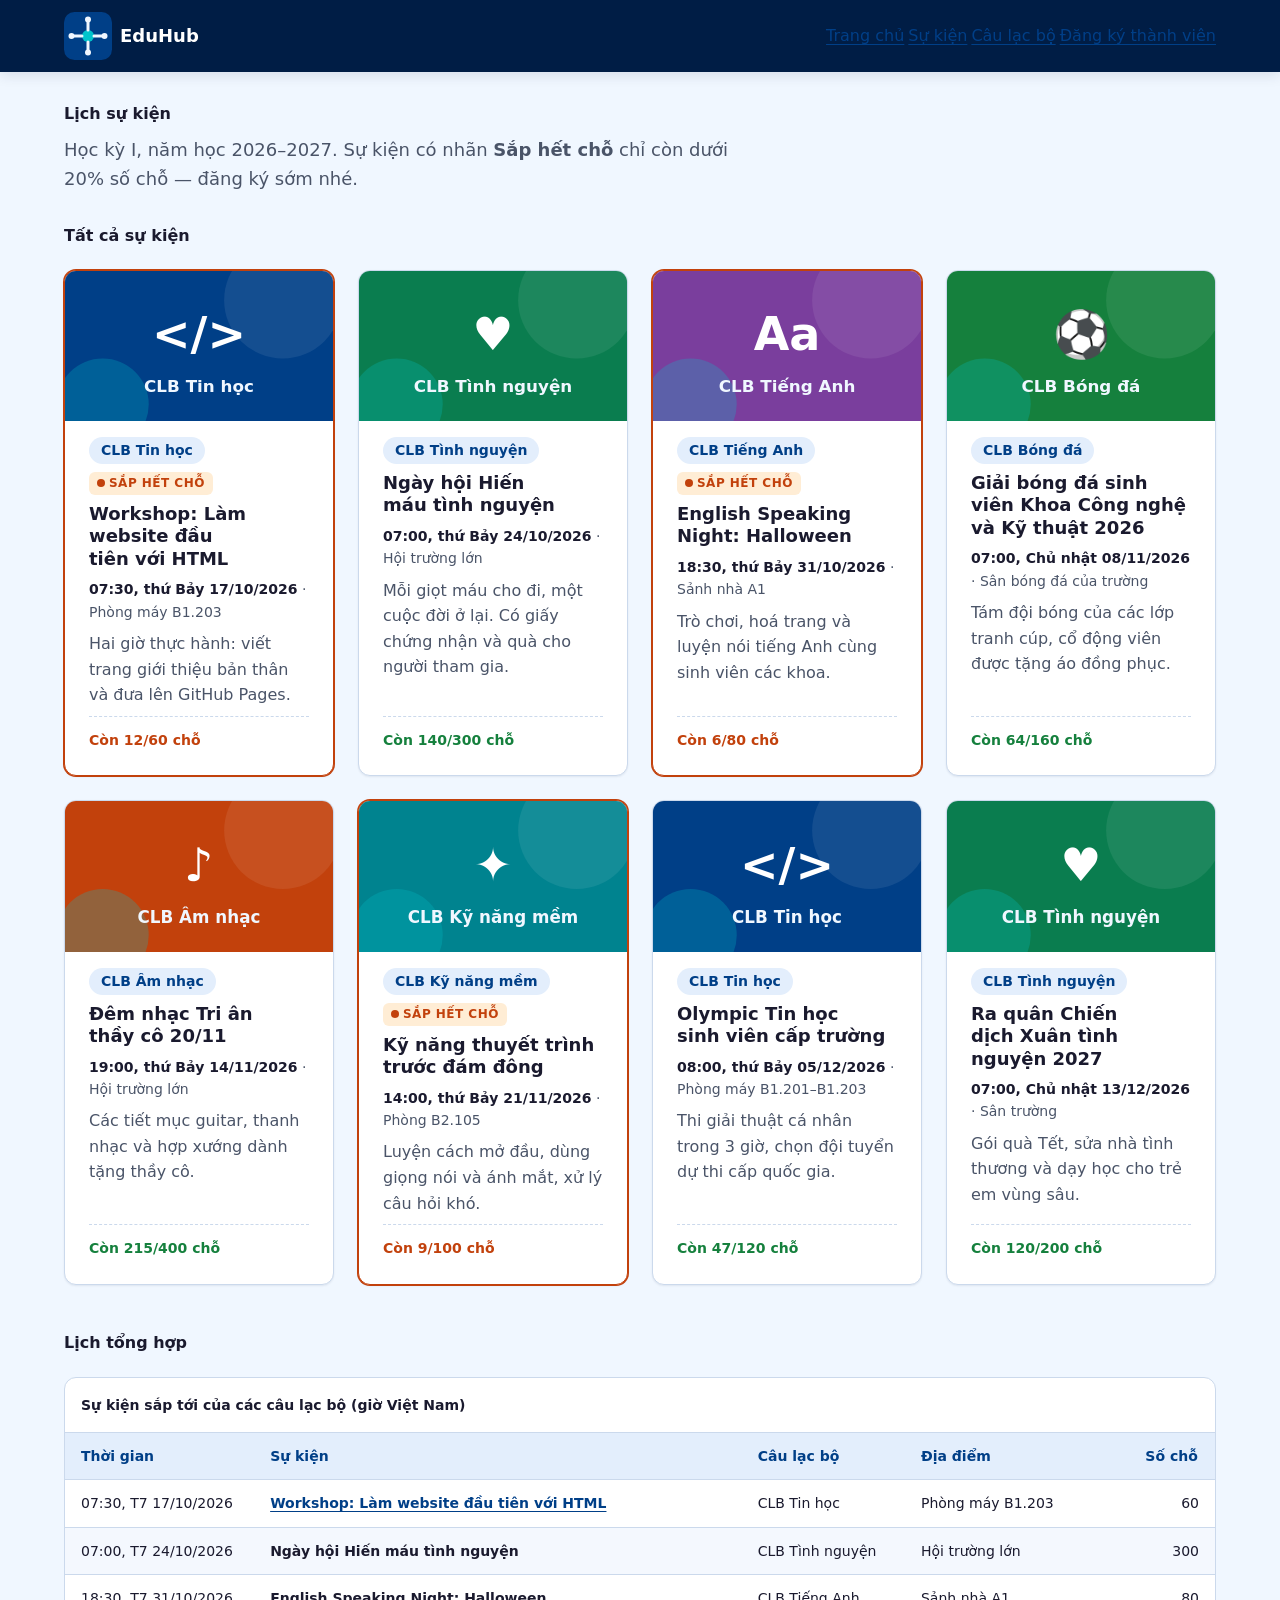
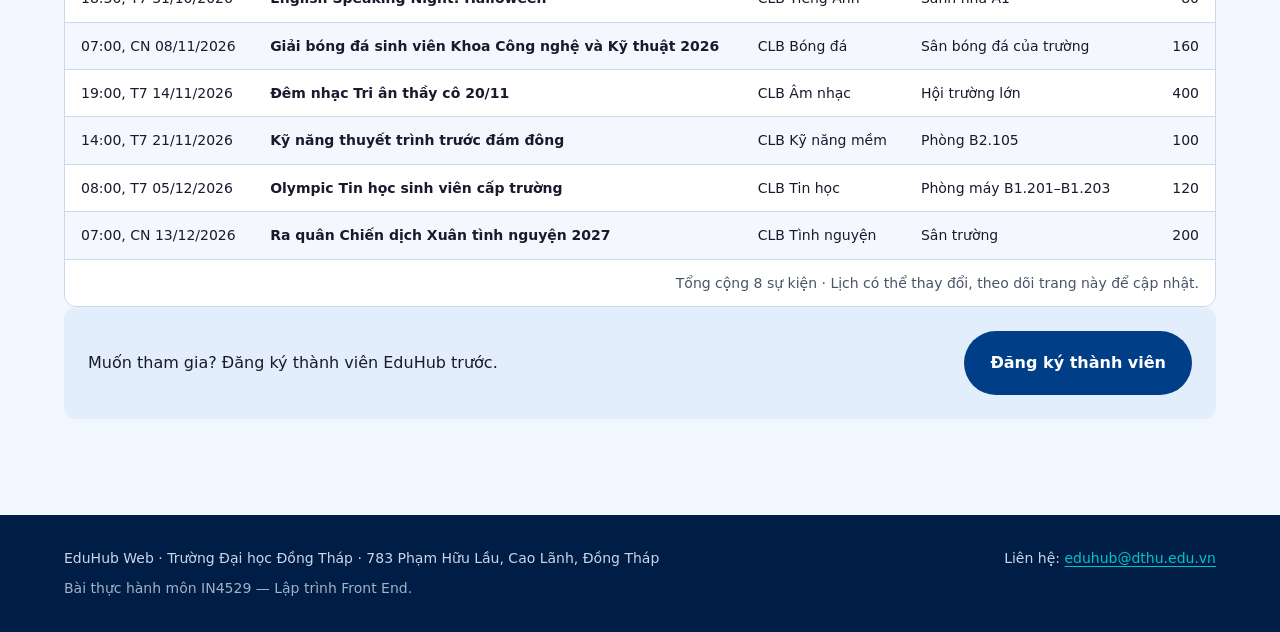
<file: starter/events.html>
<!DOCTYPE html>
<html lang="vi">
  <head>
    <meta charset="utf-8">
    <meta name="viewport" content="width=device-width, initial-scale=1">
    <title>Lịch sự kiện · EduHub Web</title>
    <meta name="description" content="Lịch các sự kiện sắp tới của câu lạc bộ sinh viên Trường Đại học Đồng Tháp, học kỳ I năm học 2026–2027.">
    <!-- Open Graph: thay "ten-tai-khoan" bằng tên tài khoản GitHub sau khi bật GitHub Pages -->
    <meta property="og:type" content="website">
    <meta property="og:site_name" content="EduHub Web">
    <meta property="og:title" content="Lịch sự kiện · EduHub Web">
    <meta property="og:description" content="Lịch các sự kiện sắp tới của câu lạc bộ sinh viên Trường Đại học Đồng Tháp, học kỳ I năm học 2026–2027.">
    <meta property="og:url" content="https://ten-tai-khoan.github.io/eduhub-web/events.html">
    <meta property="og:image" content="https://ten-tai-khoan.github.io/eduhub-web/assets/og-image.png">
    <meta property="og:locale" content="vi_VN">
    <meta name="theme-color" content="#001D45">
    <link rel="icon" href="assets/logo.svg" type="image/svg+xml">
    <!-- Ch02: một tệp CSS duy nhất, main.css tự @import các lớp còn lại -->
    <link rel="stylesheet" href="css/main.css">
  </head>
  <body>
    <a class="skip-link" href="#noi-dung">Bỏ qua, đến nội dung chính</a>

    <header class="site-header">
      <div class="container site-header__inner">
        <a class="brand" href="index.html">
          <img class="brand__logo" src="assets/logo.svg" alt="" width="48" height="48">
          <span class="brand__name">Edu<span>Hub</span></span>
        </a>
        <nav class="site-nav" aria-label="Điều hướng chính">
          <ul class="site-nav__list">
          <li><a class="site-nav__link" href="index.html">Trang chủ</a></li>
          <li><a class="site-nav__link" href="events.html" aria-current="page">Sự kiện</a></li>
          <li><a class="site-nav__link" href="index.html#cau-lac-bo">Câu lạc bộ</a></li>
          <li><a class="site-nav__link" href="register.html">Đăng ký thành viên</a></li>
          </ul>
        </nav>
      </div>
    </header>

    <main id="noi-dung" class="container page">
      <h1>Lịch sự kiện</h1>
      <p class="page__intro">Học kỳ I, năm học 2026–2027. Sự kiện có nhãn <strong>Sắp hết chỗ</strong> chỉ còn dưới 20% số chỗ — đăng ký sớm nhé.</p>

      <section aria-labelledby="danh-sach">
        <h2 id="danh-sach" class="section__head">Tất cả sự kiện</h2>
        <!-- Ch03 sẽ thay các card tĩnh này bằng dữ liệu từ GET /api/events -->
        <div class="card-grid">
        <article class="card event-card">
          <img class="card__media" src="assets/club-tin-hoc.svg" alt="Biểu tượng CLB Tin học" width="640" height="360" loading="lazy">
          <div class="card__body">
            <p class="card__meta"><span class="tag">CLB Tin học</span> <span class="badge badge--hot">Sắp hết chỗ</span></p>
            <h3 class="card__title"><a href="event-detail.html">Workshop: Làm website đầu tiên với HTML</a></h3>
            <p class="event-card__info"><time datetime="2026-10-17T07:30+07:00">07:30, thứ Bảy 17/10/2026</time> · Phòng máy B1.203</p>
            <p class="card__text">Hai giờ thực hành: viết trang giới thiệu bản thân và đưa lên GitHub Pages.</p>
            <p class="event-card__seats">Còn 12/60 chỗ</p>
          </div>
        </article>

        <article class="card event-card">
          <img class="card__media" src="assets/club-tinh-nguyen.svg" alt="Biểu tượng CLB Tình nguyện" width="640" height="360" loading="lazy">
          <div class="card__body">
            <p class="card__meta"><span class="tag">CLB Tình nguyện</span></p>
            <h3 class="card__title"><a href="events.html">Ngày hội Hiến máu tình nguyện</a></h3>
            <p class="event-card__info"><time datetime="2026-10-24T07:00+07:00">07:00, thứ Bảy 24/10/2026</time> · Hội trường lớn</p>
            <p class="card__text">Mỗi giọt máu cho đi, một cuộc đời ở lại. Có giấy chứng nhận và quà cho người tham gia.</p>
            <p class="event-card__seats">Còn 140/300 chỗ</p>
          </div>
        </article>

        <article class="card event-card">
          <img class="card__media" src="assets/club-tieng-anh.svg" alt="Biểu tượng CLB Tiếng Anh" width="640" height="360" loading="lazy">
          <div class="card__body">
            <p class="card__meta"><span class="tag">CLB Tiếng Anh</span> <span class="badge badge--hot">Sắp hết chỗ</span></p>
            <h3 class="card__title"><a href="events.html">English Speaking Night: Halloween</a></h3>
            <p class="event-card__info"><time datetime="2026-10-31T18:30+07:00">18:30, thứ Bảy 31/10/2026</time> · Sảnh nhà A1</p>
            <p class="card__text">Trò chơi, hoá trang và luyện nói tiếng Anh cùng sinh viên các khoa.</p>
            <p class="event-card__seats">Còn 6/80 chỗ</p>
          </div>
        </article>

        <article class="card event-card">
          <img class="card__media" src="assets/club-bong-da.svg" alt="Biểu tượng CLB Bóng đá" width="640" height="360" loading="lazy">
          <div class="card__body">
            <p class="card__meta"><span class="tag">CLB Bóng đá</span></p>
            <h3 class="card__title"><a href="events.html">Giải bóng đá sinh viên Khoa Công nghệ và Kỹ thuật 2026</a></h3>
            <p class="event-card__info"><time datetime="2026-11-08T07:00+07:00">07:00, Chủ nhật 08/11/2026</time> · Sân bóng đá của trường</p>
            <p class="card__text">Tám đội bóng của các lớp tranh cúp, cổ động viên được tặng áo đồng phục.</p>
            <p class="event-card__seats">Còn 64/160 chỗ</p>
          </div>
        </article>

        <article class="card event-card">
          <img class="card__media" src="assets/club-am-nhac.svg" alt="Biểu tượng CLB Âm nhạc" width="640" height="360" loading="lazy">
          <div class="card__body">
            <p class="card__meta"><span class="tag">CLB Âm nhạc</span></p>
            <h3 class="card__title"><a href="events.html">Đêm nhạc Tri ân thầy cô 20/11</a></h3>
            <p class="event-card__info"><time datetime="2026-11-14T19:00+07:00">19:00, thứ Bảy 14/11/2026</time> · Hội trường lớn</p>
            <p class="card__text">Các tiết mục guitar, thanh nhạc và hợp xướng dành tặng thầy cô.</p>
            <p class="event-card__seats">Còn 215/400 chỗ</p>
          </div>
        </article>

        <article class="card event-card">
          <img class="card__media" src="assets/club-ky-nang-mem.svg" alt="Biểu tượng CLB Kỹ năng mềm" width="640" height="360" loading="lazy">
          <div class="card__body">
            <p class="card__meta"><span class="tag">CLB Kỹ năng mềm</span> <span class="badge badge--hot">Sắp hết chỗ</span></p>
            <h3 class="card__title"><a href="events.html">Kỹ năng thuyết trình trước đám đông</a></h3>
            <p class="event-card__info"><time datetime="2026-11-21T14:00+07:00">14:00, thứ Bảy 21/11/2026</time> · Phòng B2.105</p>
            <p class="card__text">Luyện cách mở đầu, dùng giọng nói và ánh mắt, xử lý câu hỏi khó.</p>
            <p class="event-card__seats">Còn 9/100 chỗ</p>
          </div>
        </article>

        <article class="card event-card">
          <img class="card__media" src="assets/club-tin-hoc.svg" alt="Biểu tượng CLB Tin học" width="640" height="360" loading="lazy">
          <div class="card__body">
            <p class="card__meta"><span class="tag">CLB Tin học</span></p>
            <h3 class="card__title"><a href="events.html">Olympic Tin học sinh viên cấp trường</a></h3>
            <p class="event-card__info"><time datetime="2026-12-05T08:00+07:00">08:00, thứ Bảy 05/12/2026</time> · Phòng máy B1.201–B1.203</p>
            <p class="card__text">Thi giải thuật cá nhân trong 3 giờ, chọn đội tuyển dự thi cấp quốc gia.</p>
            <p class="event-card__seats">Còn 47/120 chỗ</p>
          </div>
        </article>

        <article class="card event-card">
          <img class="card__media" src="assets/club-tinh-nguyen.svg" alt="Biểu tượng CLB Tình nguyện" width="640" height="360" loading="lazy">
          <div class="card__body">
            <p class="card__meta"><span class="tag">CLB Tình nguyện</span></p>
            <h3 class="card__title"><a href="events.html">Ra quân Chiến dịch Xuân tình nguyện 2027</a></h3>
            <p class="event-card__info"><time datetime="2026-12-13T07:00+07:00">07:00, Chủ nhật 13/12/2026</time> · Sân trường</p>
            <p class="card__text">Gói quà Tết, sửa nhà tình thương và dạy học cho trẻ em vùng sâu.</p>
            <p class="event-card__seats">Còn 120/200 chỗ</p>
          </div>
        </article>
        </div>
      </section>

      <section class="section" aria-labelledby="lich-tong-hop">
        <h2 id="lich-tong-hop" class="section__head">Lịch tổng hợp</h2>
        <!-- Bảng rộng hơn màn hình điện thoại: chỉ khung này cuộn ngang, cả trang thì không -->
        <div class="table-wrap" tabindex="0">
          <table class="table">
            <caption>Sự kiện sắp tới của các câu lạc bộ (giờ Việt Nam)</caption>
            <thead>
              <tr>
                <th scope="col">Thời gian</th>
                <th scope="col">Sự kiện</th>
                <th scope="col">Câu lạc bộ</th>
                <th scope="col">Địa điểm</th>
                <th scope="col">Số chỗ</th>
              </tr>
            </thead>
            <tbody>
              <tr>
                <td><time datetime="2026-10-17T07:30+07:00">07:30, T7 17/10/2026</time></td>
                <th scope="row"><a href="event-detail.html">Workshop: Làm website đầu tiên với HTML</a></th>
                <td>CLB Tin học</td>
                <td>Phòng máy B1.203</td>
                <td>60</td>
              </tr>
              <tr>
                <td><time datetime="2026-10-24T07:00+07:00">07:00, T7 24/10/2026</time></td>
                <th scope="row">Ngày hội Hiến máu tình nguyện</th>
                <td>CLB Tình nguyện</td>
                <td>Hội trường lớn</td>
                <td>300</td>
              </tr>
              <tr>
                <td><time datetime="2026-10-31T18:30+07:00">18:30, T7 31/10/2026</time></td>
                <th scope="row">English Speaking Night: Halloween</th>
                <td>CLB Tiếng Anh</td>
                <td>Sảnh nhà A1</td>
                <td>80</td>
              </tr>
              <tr>
                <td><time datetime="2026-11-08T07:00+07:00">07:00, CN 08/11/2026</time></td>
                <th scope="row">Giải bóng đá sinh viên Khoa Công nghệ và Kỹ thuật 2026</th>
                <td>CLB Bóng đá</td>
                <td>Sân bóng đá của trường</td>
                <td>160</td>
              </tr>
              <tr>
                <td><time datetime="2026-11-14T19:00+07:00">19:00, T7 14/11/2026</time></td>
                <th scope="row">Đêm nhạc Tri ân thầy cô 20/11</th>
                <td>CLB Âm nhạc</td>
                <td>Hội trường lớn</td>
                <td>400</td>
              </tr>
              <tr>
                <td><time datetime="2026-11-21T14:00+07:00">14:00, T7 21/11/2026</time></td>
                <th scope="row">Kỹ năng thuyết trình trước đám đông</th>
                <td>CLB Kỹ năng mềm</td>
                <td>Phòng B2.105</td>
                <td>100</td>
              </tr>
              <tr>
                <td><time datetime="2026-12-05T08:00+07:00">08:00, T7 05/12/2026</time></td>
                <th scope="row">Olympic Tin học sinh viên cấp trường</th>
                <td>CLB Tin học</td>
                <td>Phòng máy B1.201–B1.203</td>
                <td>120</td>
              </tr>
              <tr>
                <td><time datetime="2026-12-13T07:00+07:00">07:00, CN 13/12/2026</time></td>
                <th scope="row">Ra quân Chiến dịch Xuân tình nguyện 2027</th>
                <td>CLB Tình nguyện</td>
                <td>Sân trường</td>
                <td>200</td>
              </tr>
            </tbody>
            <tfoot>
              <tr>
                <td colspan="5">Tổng cộng 8 sự kiện · Lịch có thể thay đổi, theo dõi trang này để cập nhật.</td>
              </tr>
            </tfoot>
          </table>
        </div>
      </section>

      <p class="cta section">
        <span>Muốn tham gia? Đăng ký thành viên EduHub trước.</span>
        <a class="btn btn--primary" href="register.html">Đăng ký thành viên</a>
      </p>
    </main>

    <footer class="site-footer">
      <div class="container site-footer__inner">
        <p>EduHub Web · Trường Đại học Đồng Tháp · 783 Phạm Hữu Lầu, Cao Lãnh, Đồng Tháp</p>
        <p>Liên hệ: <a href="mailto:eduhub@dthu.edu.vn">eduhub@dthu.edu.vn</a></p>
        <p><small>Bài thực hành môn IN4529 — Lập trình Front End.</small></p>
      </div>
    </footer>
  </body>
</html>
</file>
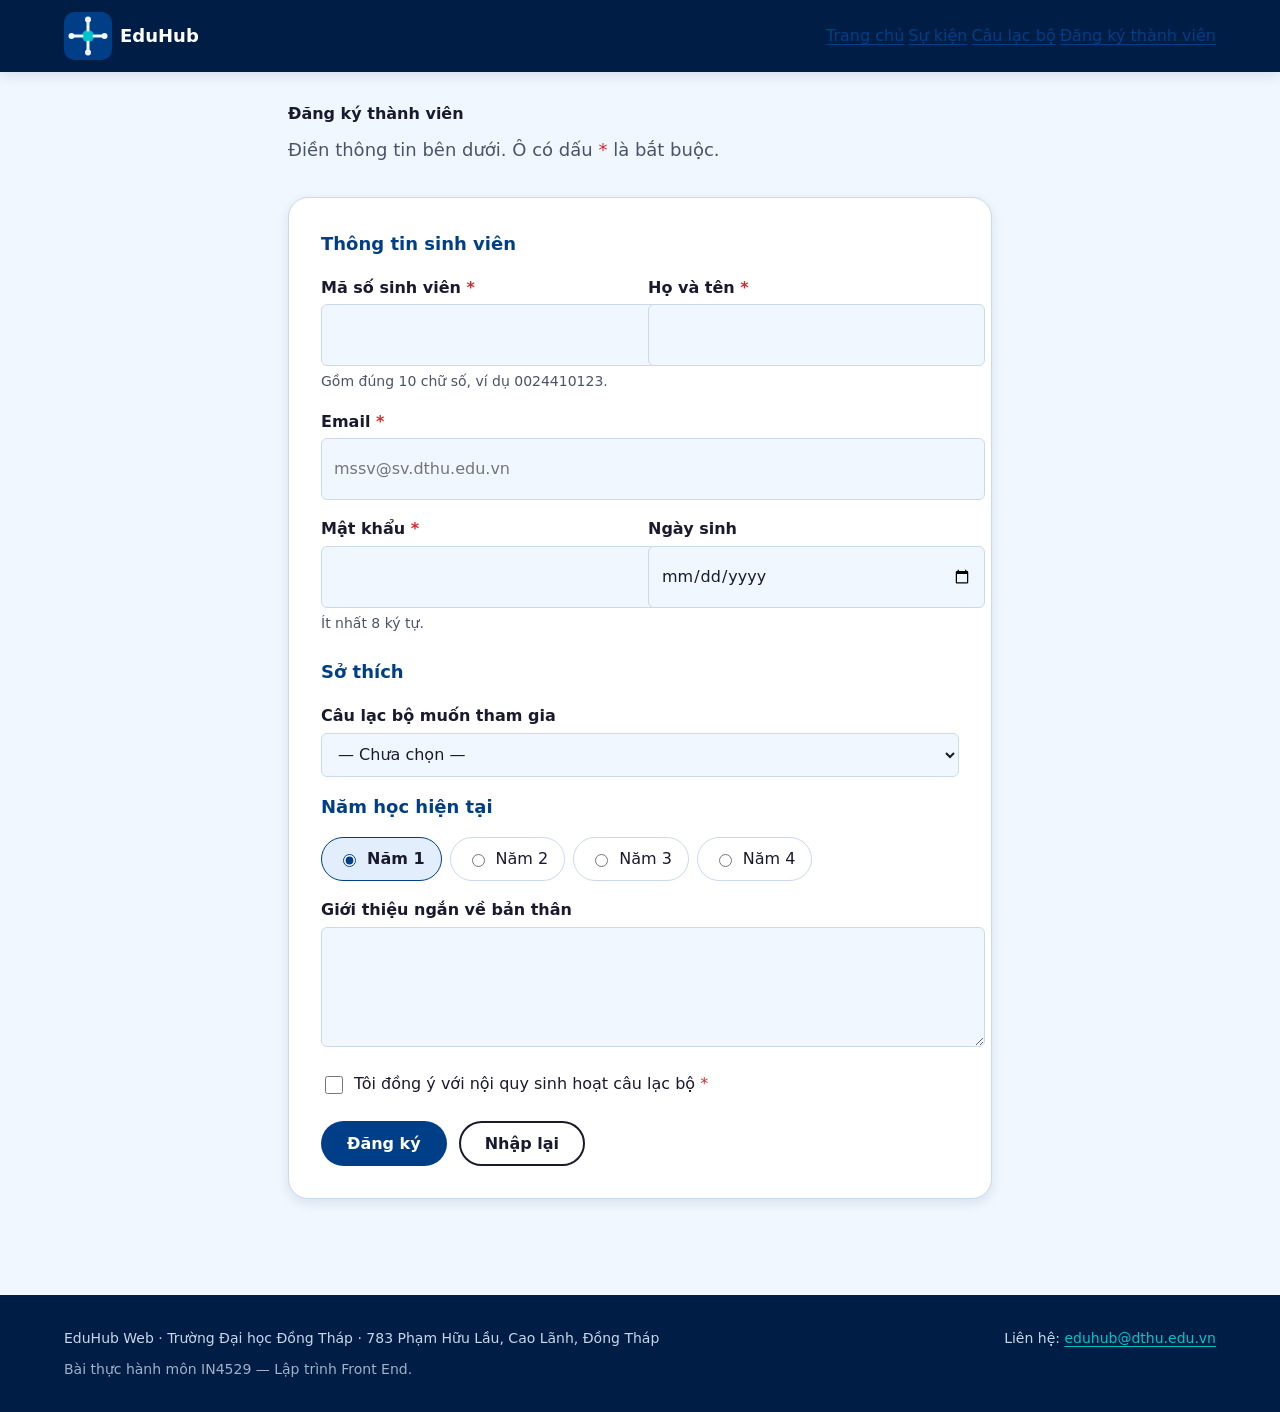
<file: starter/register.html>
<!DOCTYPE html>
<html lang="vi">
  <head>
    <meta charset="utf-8">
    <meta name="viewport" content="width=device-width, initial-scale=1">
    <title>Đăng ký thành viên · EduHub Web</title>
    <meta name="description" content="Đăng ký tài khoản thành viên EduHub Web dành cho sinh viên Trường Đại học Đồng Tháp.">
    <!-- Open Graph: thay "ten-tai-khoan" bằng tên tài khoản GitHub sau khi bật GitHub Pages -->
    <meta property="og:type" content="website">
    <meta property="og:site_name" content="EduHub Web">
    <meta property="og:title" content="Đăng ký thành viên · EduHub Web">
    <meta property="og:description" content="Đăng ký tài khoản thành viên EduHub Web dành cho sinh viên Trường Đại học Đồng Tháp.">
    <meta property="og:url" content="https://ten-tai-khoan.github.io/eduhub-web/register.html">
    <meta property="og:image" content="https://ten-tai-khoan.github.io/eduhub-web/assets/og-image.png">
    <meta property="og:locale" content="vi_VN">
    <meta name="theme-color" content="#001D45">
    <link rel="icon" href="assets/logo.svg" type="image/svg+xml">
    <!-- Ch02: một tệp CSS duy nhất, main.css tự @import các lớp còn lại -->
    <link rel="stylesheet" href="css/main.css">
  </head>
  <body>
    <a class="skip-link" href="#noi-dung">Bỏ qua, đến nội dung chính</a>

    <header class="site-header">
      <div class="container site-header__inner">
        <a class="brand" href="index.html">
          <img class="brand__logo" src="assets/logo.svg" alt="" width="48" height="48">
          <span class="brand__name">Edu<span>Hub</span></span>
        </a>
        <nav class="site-nav" aria-label="Điều hướng chính">
          <ul class="site-nav__list">
          <li><a class="site-nav__link" href="index.html">Trang chủ</a></li>
          <li><a class="site-nav__link" href="events.html">Sự kiện</a></li>
          <li><a class="site-nav__link" href="index.html#cau-lac-bo">Câu lạc bộ</a></li>
          <li><a class="site-nav__link" href="register.html" aria-current="page">Đăng ký thành viên</a></li>
          </ul>
        </nav>
      </div>
    </header>

    <main id="noi-dung" class="container page page--narrow">
      <h1>Đăng ký thành viên</h1>
      <p class="page__intro">Điền thông tin bên dưới. Ô có dấu <abbr title="bắt buộc">*</abbr> là bắt buộc.</p>

      <!-- Chưa có server: form gửi bằng GET để thấy dữ liệu trên thanh địa chỉ. Ch03 sẽ gửi tới API. -->
      <form class="form" action="register.html" method="get">
        <fieldset>
          <legend>Thông tin sinh viên</legend>

          <div class="form__grid">
            <p class="field">
              <label for="student-id">Mã số sinh viên <abbr title="bắt buộc">*</abbr></label>
              <input id="student-id" name="studentId" type="text" inputmode="numeric"
                     required pattern="[0-9]{10}" maxlength="10"
                     aria-describedby="student-id-hint" autocomplete="off">
              <small id="student-id-hint">Gồm đúng 10 chữ số, ví dụ 0024410123.</small>
            </p>

            <p class="field">
              <label for="full-name">Họ và tên <abbr title="bắt buộc">*</abbr></label>
              <input id="full-name" name="name" type="text" required minlength="2" maxlength="100" autocomplete="name">
            </p>

            <p class="field field--full">
              <label for="email">Email <abbr title="bắt buộc">*</abbr></label>
              <input id="email" name="email" type="email" required autocomplete="email"
                     placeholder="mssv@sv.dthu.edu.vn">
            </p>

            <p class="field">
              <label for="password">Mật khẩu <abbr title="bắt buộc">*</abbr></label>
              <input id="password" name="password" type="password" required minlength="8"
                     autocomplete="new-password" aria-describedby="password-hint">
              <small id="password-hint">Ít nhất 8 ký tự.</small>
            </p>

            <p class="field">
              <label for="birth-date">Ngày sinh</label>
              <input id="birth-date" name="birthDate" type="date" min="1980-01-01" max="2010-12-31">
            </p>
          </div>
        </fieldset>

        <fieldset>
          <legend>Sở thích</legend>

          <p class="field">
            <label for="club">Câu lạc bộ muốn tham gia</label>
            <select id="club" name="club">
              <option value="">— Chưa chọn —</option>
              <option value="Tin học">CLB Tin học</option>
              <option value="Tình nguyện">CLB Tình nguyện</option>
              <option value="Tiếng Anh">CLB Tiếng Anh</option>
              <option value="Âm nhạc">CLB Âm nhạc</option>
              <option value="Bóng đá">CLB Bóng đá</option>
              <option value="Kỹ năng mềm">CLB Kỹ năng mềm</option>
            </select>
          </p>

          <fieldset class="choice-group">
            <legend>Năm học hiện tại</legend>
            <div class="choice-group__options">
              <label class="choice"><input id="year-1" name="year" type="radio" value="1" checked> Năm 1</label>
              <label class="choice"><input id="year-2" name="year" type="radio" value="2"> Năm 2</label>
              <label class="choice"><input id="year-3" name="year" type="radio" value="3"> Năm 3</label>
              <label class="choice"><input id="year-4" name="year" type="radio" value="4"> Năm 4</label>
            </div>
          </fieldset>

          <p class="field">
            <label for="intro">Giới thiệu ngắn về bản thân</label>
            <textarea id="intro" name="intro" rows="4" maxlength="500"></textarea>
          </p>
        </fieldset>

        <p class="field--check">
          <input id="agree" name="agree" type="checkbox" required>
          <label for="agree">Tôi đồng ý với nội quy sinh hoạt câu lạc bộ <abbr title="bắt buộc">*</abbr></label>
        </p>

        <p class="btn-row">
          <button class="btn btn--primary" type="submit">Đăng ký</button>
          <button class="btn btn--ghost" type="reset">Nhập lại</button>
        </p>
      </form>
    </main>

    <footer class="site-footer">
      <div class="container site-footer__inner">
        <p>EduHub Web · Trường Đại học Đồng Tháp · 783 Phạm Hữu Lầu, Cao Lãnh, Đồng Tháp</p>
        <p>Liên hệ: <a href="mailto:eduhub@dthu.edu.vn">eduhub@dthu.edu.vn</a></p>
        <p><small>Bài thực hành môn IN4529 — Lập trình Front End.</small></p>
      </div>
    </footer>
  </body>
</html>
</file>
<file: site/css/style.css>
/* Câu 1b: viết CSS tại đây */

:root {
  --color-primary: #006cb4;
  --color-warning: #e40c24;
  --spacing-sm: 8px;
  --spacing-md: 16px;
  --spacing-lg: 24px;
}

*,
*::before,
*::after {
  box-sizing: border-box;
}

body {
  font-family: Arial, sans-serif;
  margin: 0;
  padding: 0 var(--spacing-md);
  color: #333333;
  background-color: #f8fafc;
}

.container {
  max-width: 1200px;
  margin: 0 auto;
}

header {
  display: flex;
  justify-content: space-between;
  align-items: center;
  padding: var(--spacing-md) 0;
  border-bottom: 1px solid #e2e8f0;
}

.logo {
  font-size: 1.25rem;
  font-weight: bold;
  color: var(--color-primary);
  text-decoration: none;
}

nav ul {
  display: flex;
  list-style: none;
  margin: 0;
  padding: 0;
  gap: var(--spacing-md);
}

nav a {
  text-decoration: none;
  color: #333333;
}

nav a:hover {
  color: var(--color-primary);
}

main {
  margin: var(--spacing-lg) 0;
}

h1 {
  margin-top: 0;
  margin-bottom: var(--spacing-md);
}

#search-form {
  display: flex;
  align-items: center;
  gap: var(--spacing-sm);
  margin-bottom: var(--spacing-md);
  flex-wrap: wrap;
}

#search-form input[type="search"] {
  padding: var(--spacing-sm);
  border: 1px solid #cbd5e1;
  border-radius: 4px;
  min-width: 240px;
}

#search-form button {
  background-color: var(--color-primary);
  color: #ffffff;
  border: none;
  padding: var(--spacing-sm) var(--spacing-md);
  border-radius: 4px;
  cursor: pointer;
}

#search-form button:hover {
  opacity: 0.9;
}

#status {
  margin: var(--spacing-md) 0;
  font-weight: 500;
}

#event-list {
  display: grid;
  grid-template-columns: 1fr;
  gap: var(--spacing-md);
}

@media (min-width: 768px) {
  #event-list {
    grid-template-columns: repeat(2, 1fr);
  }
}

@media (min-width: 1200px) {
  #event-list {
    grid-template-columns: repeat(3, 1fr);
  }
}

.card {
  border: 1px solid #e2e8f0;
  border-radius: 8px;
  padding: var(--spacing-md);
  background-color: #ffffff;
  display: flex;
  flex-direction: column;
}

.card img {
  width: 100%;
  max-width: 100%;
  height: auto;
  display: block;
  border-radius: 4px;
}

.card h3 {
  margin: var(--spacing-sm) 0;
  font-size: 1.1rem;
}

.card h3 a {
  color: var(--color-primary);
  text-decoration: none;
}

.card h3 a:hover {
  text-decoration: underline;
}

.card p {
  margin: 4px 0;
}

.badge {
  background-color: var(--color-warning);
  color: #ffffff;
  padding: 4px 8px;
  border-radius: 4px;
  font-size: 0.875rem;
  font-weight: bold;
  display: inline-block;
}

footer {
  text-align: center;
  padding: var(--spacing-md) 0;
  margin-top: var(--spacing-lg);
  border-top: 1px solid #e2e8f0;
  color: #64748b;
  font-size: 0.9rem;
}
</file>
<file: solution/css/main.css>
/* ==========================================================================
   main.css — tệp duy nhất mà HTML liên kết tới
   @layer khai báo thứ tự ưu tiên: lớp viết SAU thắng lớp viết TRƯỚC,
   bất kể specificity của selector. Nhờ vậy components luôn thắng base.
   ========================================================================== */

@layer tokens, base, layout, components;

/* @import phải đứng đầu tệp (chỉ sau dòng @layer ở trên) */
@import url("tokens.css") layer(tokens);
@import url("base.css") layer(base);
@import url("layout.css") layer(layout);
@import url("components.css") layer(components);
</file>
<file: starter/css/main.css>
@layer tokens, base, layout, components;
@import url("tokens.css") layer(tokens);
@import url("base.css") layer(base);
@import url("layout.css") layer(layout);
@import url("components.css") layer(components);
</file>
